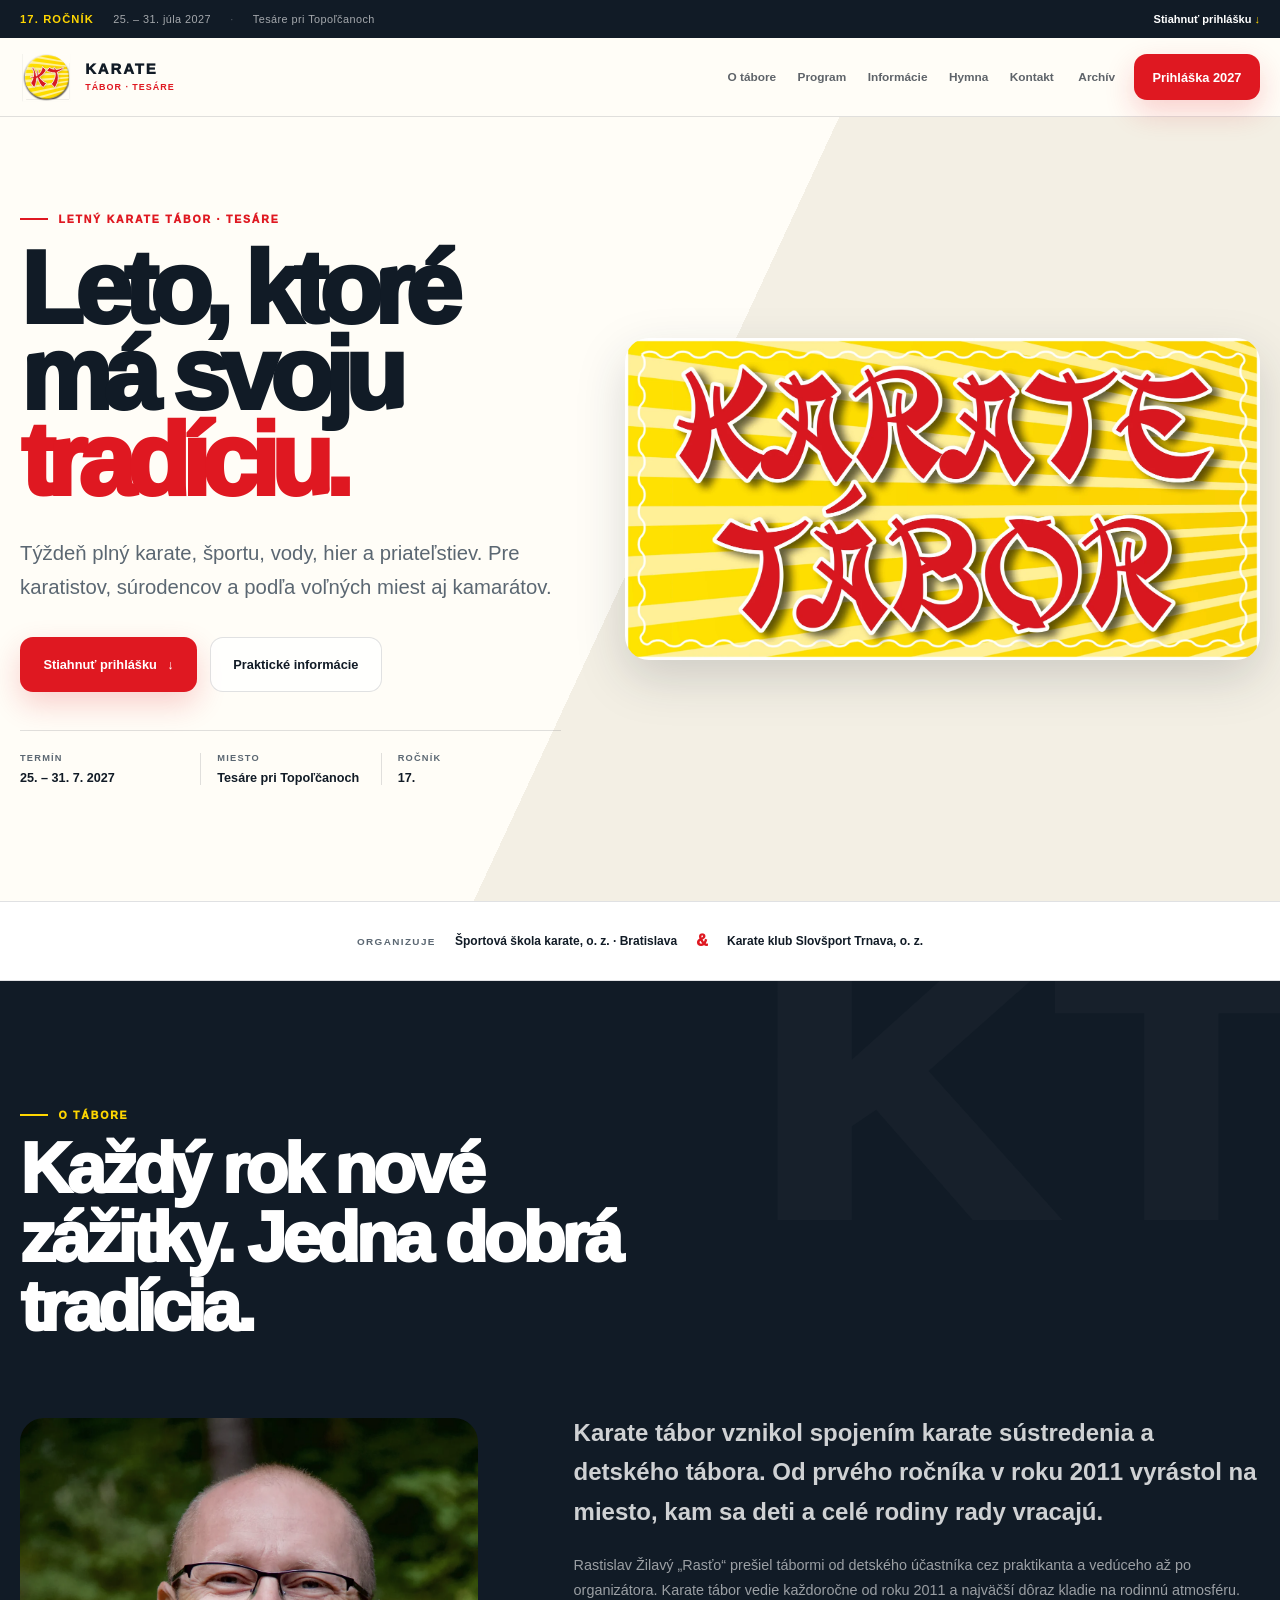
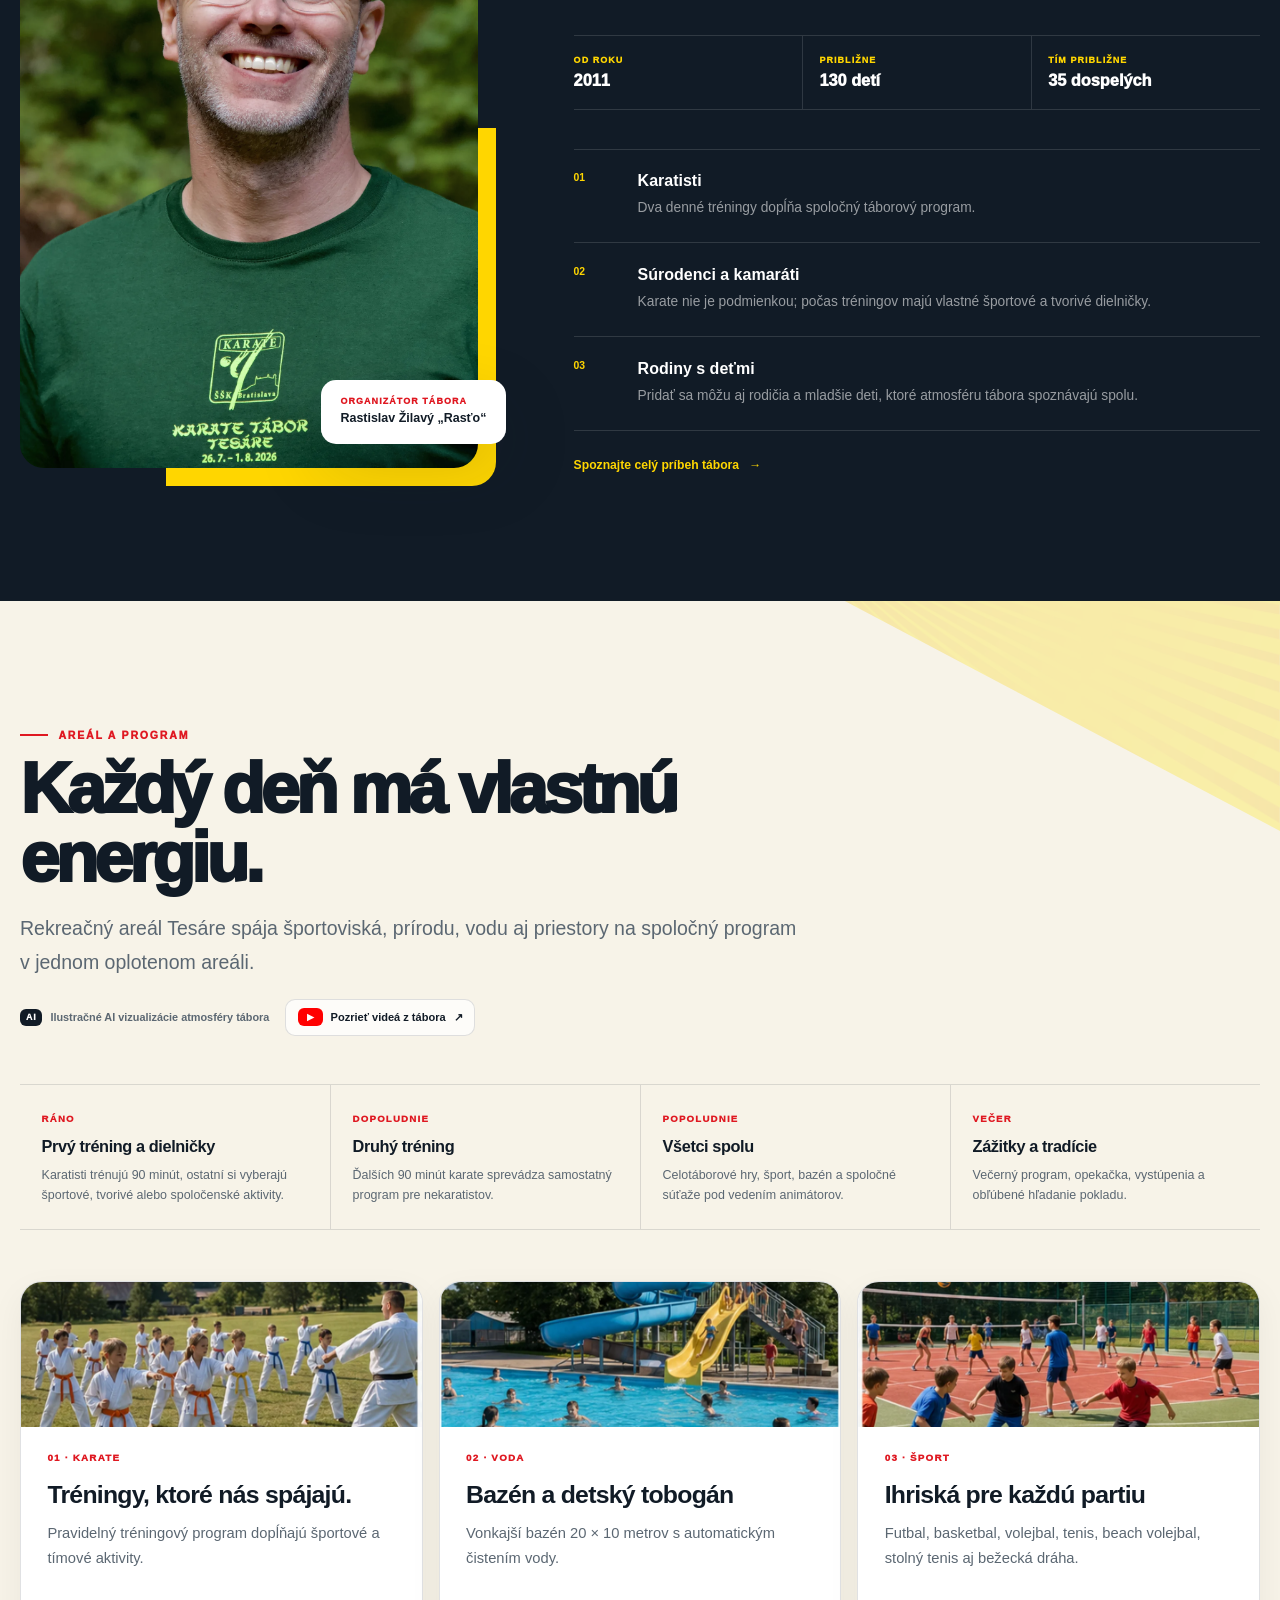
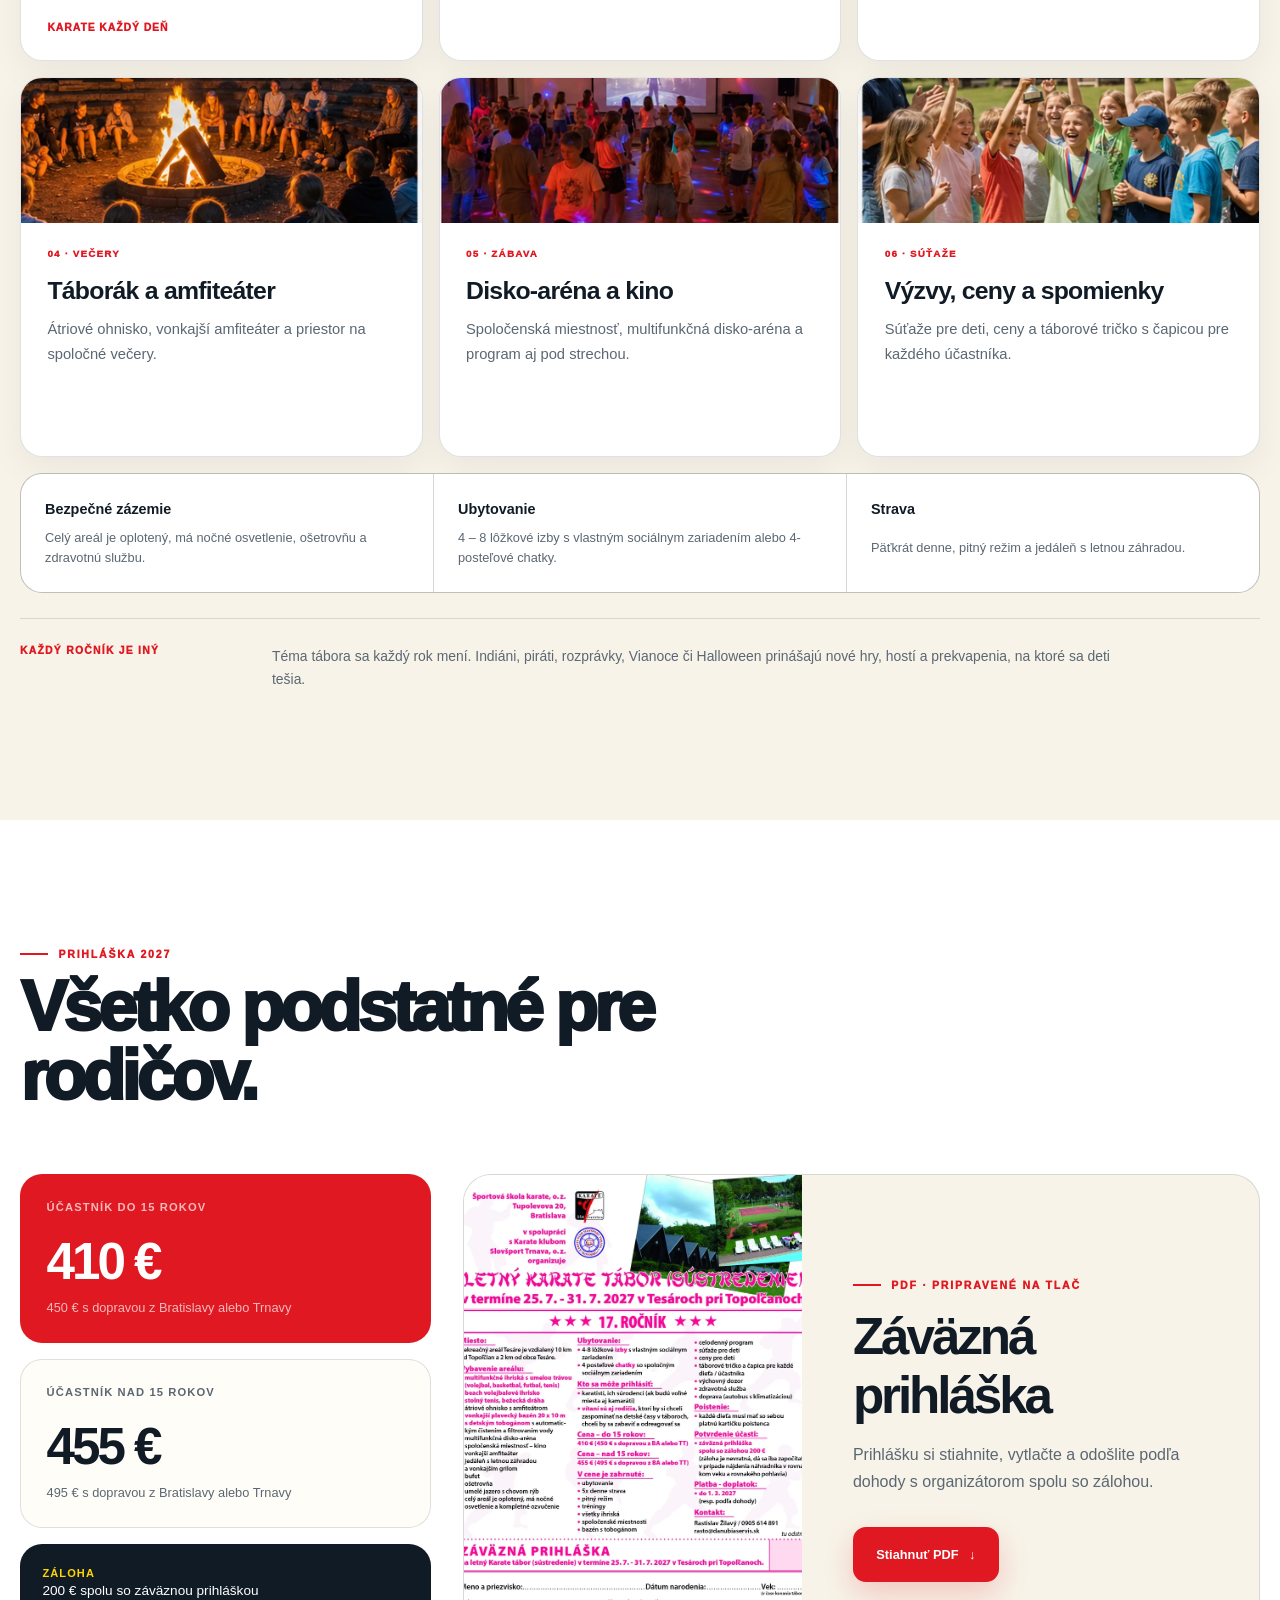
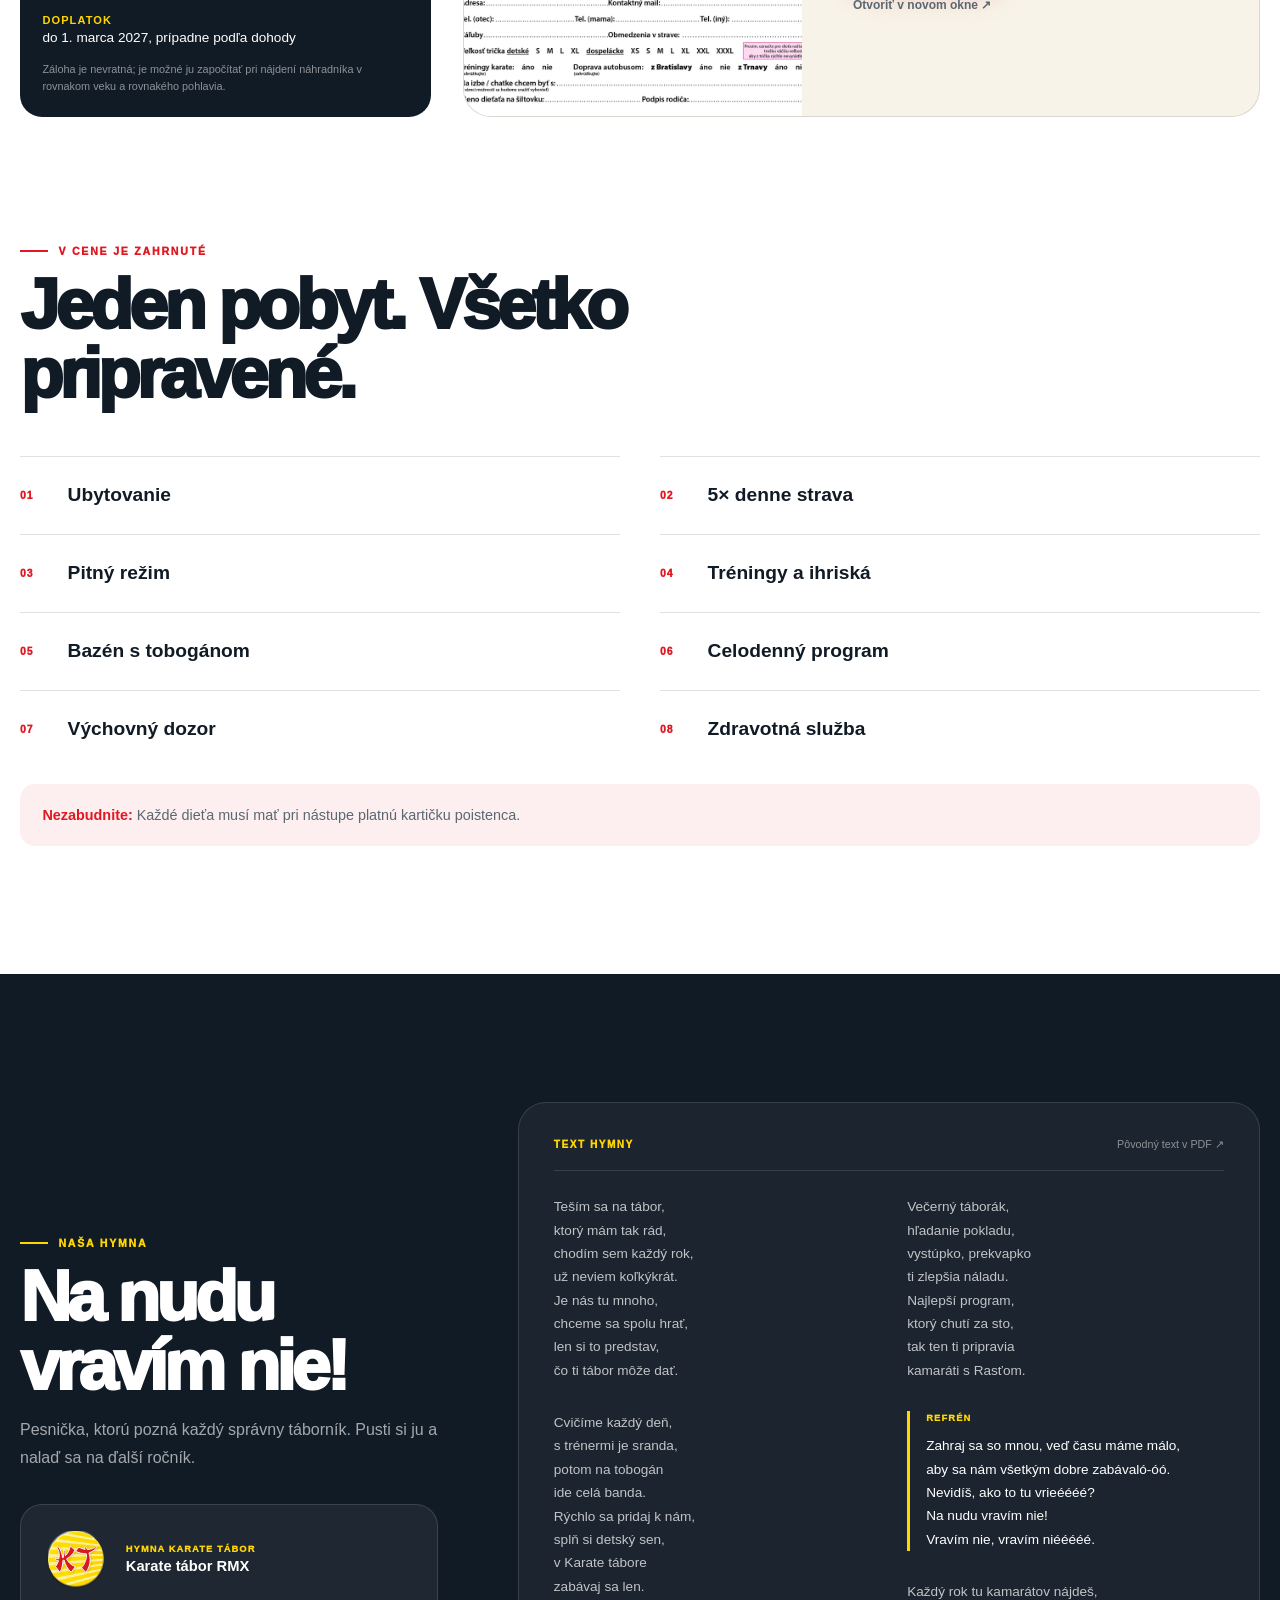
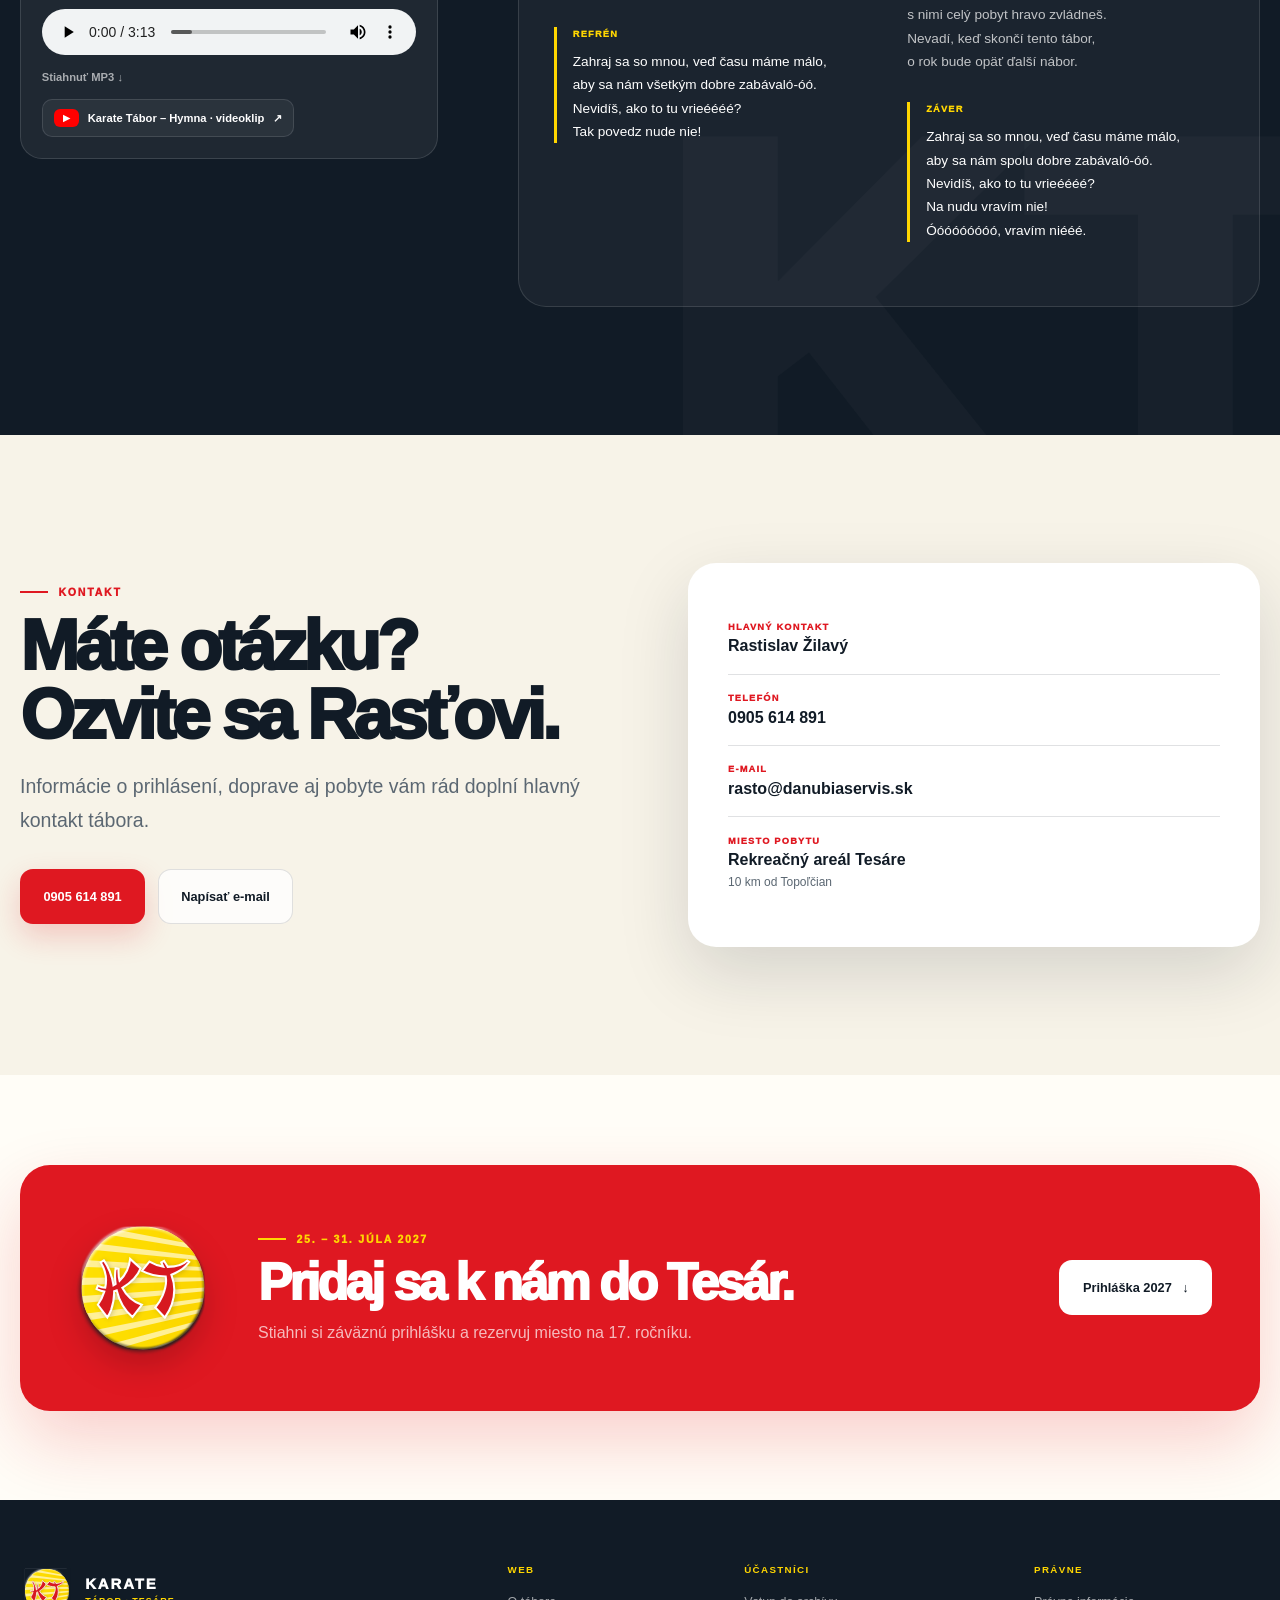
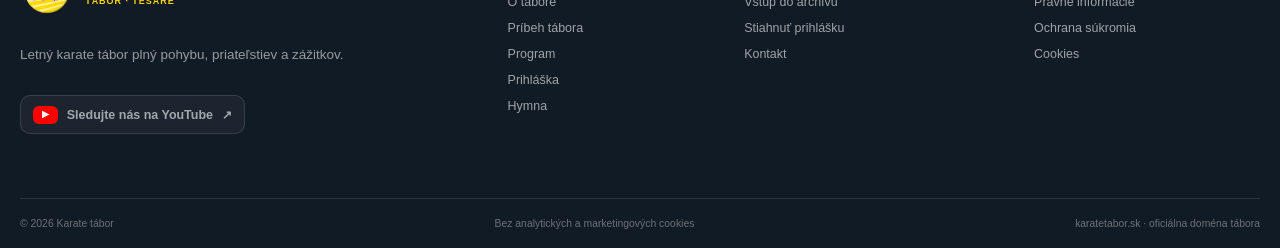
<file: index.html>
<!doctype html>
<html lang="sk">
<head>
  <meta charset="utf-8">
  <meta name="viewport" content="width=device-width, initial-scale=1">
  <title>Karate tábor Tesáre 2027 | 17. ročník</title>
  <meta name="description" content="Letný Karate tábor v Tesároch pri Topoľčanoch. 17. ročník sa uskutoční 25. – 31. júla 2027. Karate, šport, bazén a táborové zážitky.">
  <meta name="theme-color" content="#ffd600">
  <link rel="canonical" href="https://karatetabor.sk/">
  <link rel="icon" href="assets/brand/kt-logo.svg" type="image/svg+xml">
  <link rel="apple-touch-icon" href="assets/images/kt-logo.jpg">
  <meta property="og:type" content="website">
  <meta property="og:locale" content="sk_SK">
  <meta property="og:url" content="https://karatetabor.sk/">
  <meta property="og:title" content="Karate tábor Tesáre 2027 | 17. ročník">
  <meta property="og:description" content="Týždeň karate, pohybu, priateľstiev a zážitkov. 25. – 31. júla 2027 v Tesároch pri Topoľčanoch.">
  <meta property="og:image" content="https://karatetabor.sk/assets/images/banner-karate-tabor.webp">
  <link rel="preload" href="assets/images/banner-karate-tabor.webp" as="image" type="image/webp">
  <link rel="stylesheet" href="style.css">
  <script src="script.js" defer></script>
</head>
<body>
  <a class="skip-link" href="#obsah">Preskočiť na obsah</a>

  <div class="topline">
    <div class="container topline-inner">
      <p><strong>17. ročník</strong><span>25. – 31. júla 2027</span><span>Tesáre pri Topoľčanoch</span></p>
      <a href="assets/documents/prihlaska-2027.pdf" download>Stiahnuť prihlášku <span aria-hidden="true">↓</span></a>
    </div>
  </div>

  <header class="site-header">
    <div class="container header-inner">
      <a class="brand" href="#domov" aria-label="Karate tábor – domov">
        <img src="assets/brand/kt-logo.svg" width="58" height="58" alt="">
        <span><strong>KARATE</strong><small>TÁBOR · TESÁRE</small></span>
      </a>
      <button class="menu-button" type="button" aria-expanded="false" aria-controls="navigation" aria-label="Otvoriť menu"><span></span><span></span><span></span></button>
      <nav id="navigation" class="navigation" aria-label="Hlavná navigácia">
        <a href="#o-tabore">O tábore</a><a href="#program">Program</a><a href="#informacie">Informácie</a><a href="#hymna">Hymna</a><a href="#kontakt">Kontakt</a><a class="nav-archive" href="archive.html">Archív</a>
        <a class="button button-primary nav-cta" href="assets/documents/prihlaska-2027.pdf" download>Prihláška 2027</a>
      </nav>
    </div>
  </header>

  <main id="obsah">
    <section id="domov" class="hero section-anchor">
      <div class="container hero-grid">
        <div class="hero-copy reveal">
          <p class="eyebrow"><span></span>Letný karate tábor · Tesáre</p>
          <h1>Leto, ktoré má svoju <em>tradíciu.</em></h1>
          <p class="hero-lead">Týždeň plný karate, športu, vody, hier a priateľstiev. Pre karatistov, súrodencov a podľa voľných miest aj kamarátov.</p>
          <div class="button-row">
            <a class="button button-primary button-large" href="assets/documents/prihlaska-2027.pdf" download>Stiahnuť prihlášku <span aria-hidden="true">↓</span></a>
            <a class="button button-secondary button-large" href="#informacie">Praktické informácie</a>
          </div>
          <dl class="hero-facts" aria-label="Základné informácie o tábore">
            <div><dt>Termín</dt><dd>25. – 31. 7. 2027</dd></div><div><dt>Miesto</dt><dd>Tesáre pri Topoľčanoch</dd></div><div><dt>Ročník</dt><dd>17.</dd></div>
          </dl>
        </div>
        <div class="hero-visual reveal">
          <img class="hero-wordmark" src="assets/images/banner-karate-tabor.webp" width="1800" height="913" alt="Karate tábor">
        </div>
      </div>
    </section>

    <section class="organizers" aria-label="Organizátori">
      <div class="container organizers-inner"><p>Organizuje</p><strong>Športová škola karate, o. z. · Bratislava</strong><span aria-hidden="true">&amp;</span><strong>Karate klub Slovšport Trnava, o. z.</strong></div>
    </section>

    <section id="o-tabore" class="section about-section section-anchor">
      <div class="container">
        <div class="split-heading reveal">
          <div><p class="eyebrow eyebrow-light"><span></span>O tábore</p><h2>Každý rok nové zážitky. Jedna dobrá tradícia.</h2></div>
        </div>
        <div class="about-grid">
          <figure class="portrait-card reveal">
            <img src="assets/images/organizer-portrait.webp" width="853" height="1280" alt="Rastislav Žilavý, organizátor Karate tábora">
            <figcaption><span>Organizátor tábora</span><strong>Rastislav Žilavý „Rasťo“</strong></figcaption>
          </figure>
          <div class="about-copy reveal">
            <p class="big-copy">Karate tábor vznikol spojením karate sústredenia a detského tábora. Od prvého ročníka v roku 2011 vyrástol na miesto, kam sa deti a celé rodiny rady vracajú.</p>
            <p class="about-leader">Rastislav Žilavý „Rasťo“ prešiel tábormi od detského účastníka cez praktikanta a vedúceho až po organizátora. Karate tábor vedie každoročne od roku 2011 a najväčší dôraz kladie na rodinnú atmosféru.</p>
            <dl class="about-stats" aria-label="Karate tábor v číslach"><div><dt>Od roku</dt><dd>2011</dd></div><div><dt>Približne</dt><dd>130 detí</dd></div><div><dt>Tím približne</dt><dd>35 dospelých</dd></div></dl>
            <div class="about-points">
              <article><b>01</b><div><h3>Karatisti</h3><p>Dva denné tréningy dopĺňa spoločný táborový program.</p></div></article>
              <article><b>02</b><div><h3>Súrodenci a kamaráti</h3><p>Karate nie je podmienkou; počas tréningov majú vlastné športové a tvorivé dielničky.</p></div></article>
              <article><b>03</b><div><h3>Rodiny s deťmi</h3><p>Pridať sa môžu aj rodičia a mladšie deti, ktoré atmosféru tábora spoznávajú spolu.</p></div></article>
            </div>
            <a class="story-link" href="o-tabore.html">Spoznajte celý príbeh tábora <span aria-hidden="true">→</span></a>
          </div>
        </div>
      </div>
    </section>

    <section id="program" class="section program-section section-anchor">
      <div class="container">
        <div class="section-heading reveal"><p class="eyebrow"><span></span>Areál a program</p><h2>Každý deň má vlastnú energiu.</h2><p class="lead">Rekreačný areál Tesáre spája športoviská, prírodu, vodu aj priestory na spoločný program v jednom oplotenom areáli.</p><div class="program-meta"><p class="ai-note">Ilustračné AI vizualizácie atmosféry tábora</p><a class="program-youtube" href="https://www.youtube.com/@karatetabor" target="_blank" rel="noopener noreferrer"><span class="youtube-mark" aria-hidden="true">▶</span>Pozrieť videá z tábora <span aria-hidden="true">↗</span></a></div></div>
        <div class="day-flow reveal" aria-label="Priebeh bežného dňa v tábore">
          <article><span>Ráno</span><h3>Prvý tréning a dielničky</h3><p>Karatisti trénujú 90 minút, ostatní si vyberajú športové, tvorivé alebo spoločenské aktivity.</p></article>
          <article><span>Dopoludnie</span><h3>Druhý tréning</h3><p>Ďalších 90 minút karate sprevádza samostatný program pre nekaratistov.</p></article>
          <article><span>Popoludnie</span><h3>Všetci spolu</h3><p>Celotáborové hry, šport, bazén a spoločné súťaže pod vedením animátorov.</p></article>
          <article><span>Večer</span><h3>Zážitky a tradície</h3><p>Večerný program, opekačka, vystúpenia a obľúbené hľadanie pokladu.</p></article>
        </div>
        <div class="experience-grid">
          <article class="experience reveal"><img class="experience-photo" src="assets/images/program/program-1.webp" width="900" height="900" alt="Ilustračná AI vizualizácia tréningu karate" loading="lazy"><div class="experience-copy"><small>01 · KARATE</small><h3>Tréningy, ktoré nás spájajú.</h3><p>Pravidelný tréningový program dopĺňajú športové a tímové aktivity.</p><span>Karate každý deň</span></div></article>
          <article class="experience reveal"><img class="experience-photo" src="assets/images/program/program-2.webp" width="900" height="900" alt="Ilustračná AI vizualizácia bazéna a tobogánu" loading="lazy"><div class="experience-copy"><small>02 · VODA</small><h3>Bazén a detský tobogán</h3><p>Vonkajší bazén 20 × 10 metrov s automatickým čistením vody.</p></div></article>
          <article class="experience reveal"><img class="experience-photo" src="assets/images/program/program-3.webp" width="900" height="900" alt="Ilustračná AI vizualizácia športových ihrísk" loading="lazy"><div class="experience-copy"><small>03 · ŠPORT</small><h3>Ihriská pre každú partiu</h3><p>Futbal, basketbal, volejbal, tenis, beach volejbal, stolný tenis aj bežecká dráha.</p></div></article>
          <article class="experience reveal"><img class="experience-photo" src="assets/images/program/program-4.webp" width="900" height="900" alt="Ilustračná AI vizualizácia táboráka v amfiteátri" loading="lazy"><div class="experience-copy"><small>04 · VEČERY</small><h3>Táborák a amfiteáter</h3><p>Átriové ohnisko, vonkajší amfiteáter a priestor na spoločné večery.</p></div></article>
          <article class="experience reveal"><img class="experience-photo" src="assets/images/program/program-5.webp" width="900" height="900" alt="Ilustračná AI vizualizácia večerného programu" loading="lazy"><div class="experience-copy"><small>05 · ZÁBAVA</small><h3>Disko-aréna a kino</h3><p>Spoločenská miestnosť, multifunkčná disko-aréna a program aj pod strechou.</p></div></article>
          <article class="experience reveal"><img class="experience-photo" src="assets/images/program/program-6.webp" width="900" height="900" alt="Ilustračná AI vizualizácia táborovej súťaže a ocenenia" loading="lazy"><div class="experience-copy"><small>06 · SÚŤAŽE</small><h3>Výzvy, ceny a spomienky</h3><p>Súťaže pre deti, ceny a táborové tričko s čapicou pre každého účastníka.</p></div></article>
        </div>
        <div class="safety-strip reveal">
          <p><strong>Bezpečné zázemie</strong>Celý areál je oplotený, má nočné osvetlenie, ošetrovňu a zdravotnú službu.</p>
          <p><strong>Ubytovanie</strong>4 – 8 lôžkové izby s vlastným sociálnym zariadením alebo 4-posteľové chatky.</p>
          <p><strong>Strava</strong>Päťkrát denne, pitný režim a jedáleň s letnou záhradou.</p>
        </div>
        <div class="program-theme reveal"><span>Každý ročník je iný</span><p>Téma tábora sa každý rok mení. Indiáni, piráti, rozprávky, Vianoce či Halloween prinášajú nové hry, hostí a prekvapenia, na ktoré sa deti tešia.</p></div>
      </div>
    </section>

    <section id="informacie" class="section info-section section-anchor">
      <div class="container">
        <div class="split-heading dark-text reveal">
          <div><p class="eyebrow"><span></span>Prihláška 2027</p><h2>Všetko podstatné pre rodičov.</h2></div>
        </div>
        <div class="registration-grid">
          <div class="pricing-column reveal">
            <article class="price-card price-primary"><p>Účastník do 15 rokov</p><h3>410 €</h3><span>450 € s dopravou z Bratislavy alebo Trnavy</span></article>
            <article class="price-card"><p>Účastník nad 15 rokov</p><h3>455 €</h3><span>495 € s dopravou z Bratislavy alebo Trnavy</span></article>
            <div class="payment-card"><p><strong>Záloha</strong><span>200 € spolu so záväznou prihláškou</span></p><p><strong>Doplatok</strong><span>do 1. marca 2027, prípadne podľa dohody</span></p><small>Záloha je nevratná; je možné ju započítať pri nájdení náhradníka v rovnakom veku a rovnakého pohlavia.</small></div>
          </div>
          <article class="application-card reveal">
            <div class="application-preview"><img src="assets/images/prihlaska-2027.webp" width="637" height="900" alt="Náhľad záväznej prihlášky na Karate tábor 2027" loading="lazy"></div>
            <div class="application-copy"><p class="eyebrow"><span></span>PDF · pripravené na tlač</p><h3>Záväzná prihláška</h3><p>Prihlášku si stiahnite, vytlačte a odošlite podľa dohody s organizátorom spolu so zálohou.</p><a class="button button-primary button-large" href="assets/documents/prihlaska-2027.pdf" download>Stiahnuť PDF <span aria-hidden="true">↓</span></a><a class="text-link" href="assets/documents/prihlaska-2027.pdf" target="_blank" rel="noopener">Otvoriť v novom okne ↗</a></div>
          </article>
        </div>
        <div class="included-wrap">
          <div class="section-heading reveal"><p class="eyebrow"><span></span>V cene je zahrnuté</p><h2>Jeden pobyt. Všetko pripravené.</h2></div>
          <ul class="included-list included-list-static reveal"><li><span>01</span>Ubytovanie</li><li><span>02</span>5× denne strava</li><li><span>03</span>Pitný režim</li><li><span>04</span>Tréningy a ihriská</li><li><span>05</span>Bazén s tobogánom</li><li><span>06</span>Celodenný program</li><li><span>07</span>Výchovný dozor</li><li><span>08</span>Zdravotná služba</li></ul>
          <p class="insurance-note reveal"><strong>Nezabudnite:</strong> Každé dieťa musí mať pri nástupe platnú kartičku poistenca.</p>
        </div>
      </div>
    </section>

    <section id="hymna" class="section anthem-section section-anchor">
      <div class="container anthem-grid">
        <div class="anthem-side reveal">
          <p class="eyebrow eyebrow-light"><span></span>Naša hymna</p><h2>Na nudu vravím nie!</h2><p>Pesnička, ktorú pozná každý správny táborník. Pusti si ju a nalaď sa na ďalší ročník.</p>
          <div class="audio-card"><div class="audio-head"><img src="assets/brand/kt-logo.svg" width="76" height="76" alt=""><div><small>HYMNA KARATE TÁBOR</small><strong>Karate tábor RMX</strong></div></div><audio controls preload="metadata"><source src="assets/audio/hymna-karate-tabor.mp3" type="audio/mpeg">Váš prehliadač nepodporuje prehrávanie zvuku.</audio><a href="assets/audio/hymna-karate-tabor.mp3" download>Stiahnuť MP3 <span aria-hidden="true">↓</span></a><a class="anthem-youtube" href="https://www.youtube.com/watch?v=_6rYFByLKfc" target="_blank" rel="noopener noreferrer"><span class="youtube-mark" aria-hidden="true">▶</span>Karate Tábor – Hymna · videoklip <span aria-hidden="true">↗</span></a></div>
        </div>
        <div class="lyrics reveal" aria-label="Text hymny Karate tábor">
          <div class="lyrics-heading"><span>TEXT HYMNY</span><a href="assets/documents/hymna-text.pdf" target="_blank" rel="noopener">Pôvodný text v PDF ↗</a></div>
          <div class="lyrics-columns">
            <div>
              <p>Teším sa na tábor,<br>ktorý mám tak rád,<br>chodím sem každý rok,<br>už neviem koľkýkrát.<br>Je nás tu mnoho,<br>chceme sa spolu hrať,<br>len si to predstav,<br>čo ti tábor môže dať.</p>
              <p>Cvičíme každý deň,<br>s trénermi je sranda,<br>potom na tobogán<br>ide celá banda.<br>Rýchlo sa pridaj k nám,<br>splň si detský sen,<br>v Karate tábore<br>zabávaj sa len.</p>
              <p class="refrain"><small>REFRÉN</small>Zahraj sa so mnou, veď času máme málo,<br>aby sa nám všetkým dobre zabávaló-óó.<br>Nevidíš, ako to tu vrieéééé?<br>Tak povedz nude nie!</p>
            </div>
            <div>
              <p>Večerný táborák,<br>hľadanie pokladu,<br>vystúpko, prekvapko<br>ti zlepšia náladu.<br>Najlepší program,<br>ktorý chutí za sto,<br>tak ten ti pripravia<br>kamaráti s Rasťom.</p>
              <p class="refrain"><small>REFRÉN</small>Zahraj sa so mnou, veď času máme málo,<br>aby sa nám všetkým dobre zabávaló-óó.<br>Nevidíš, ako to tu vrieéééé?<br>Na nudu vravím nie!<br>Vravím nie, vravím niééééé.</p>
              <p>Každý rok tu kamarátov nájdeš,<br>s nimi celý pobyt hravo zvládneš.<br>Nevadí, keď skončí tento tábor,<br>o rok bude opäť ďalší nábor.</p>
              <p class="refrain"><small>ZÁVER</small>Zahraj sa so mnou, veď času máme málo,<br>aby sa nám spolu dobre zabávaló-óó.<br>Nevidíš, ako to tu vrieéééé?<br>Na nudu vravím nie!<br>Óóóóóóóóó, vravím niééé.</p>
            </div>
          </div>
        </div>
      </div>
    </section>

    <section id="kontakt" class="section contact-section section-anchor">
      <div class="container contact-grid">
        <div class="contact-copy reveal"><p class="eyebrow"><span></span>Kontakt</p><h2>Máte otázku? Ozvite sa Rasťovi.</h2><p class="lead">Informácie o prihlásení, doprave aj pobyte vám rád doplní hlavný kontakt tábora.</p><div class="contact-actions"><a class="button button-primary button-large" href="tel:+421905614891">0905 614 891</a><a class="button button-secondary button-large" href="mailto:rasto@danubiaservis.sk">Napísať e-mail</a></div></div>
        <address class="contact-card reveal"><div><small>HLAVNÝ KONTAKT</small><strong>Rastislav Žilavý</strong></div><a href="tel:+421905614891"><small>TELEFÓN</small><strong>0905 614 891</strong></a><a href="mailto:rasto@danubiaservis.sk"><small>E-MAIL</small><strong>rasto@danubiaservis.sk</strong></a><div><small>MIESTO POBYTU</small><strong>Rekreačný areál Tesáre</strong><span>10 km od Topoľčian</span></div></address>
      </div>
    </section>

    <section class="final-cta"><div class="container final-card reveal"><img src="assets/brand/kt-logo.svg" width="150" height="150" alt="" loading="lazy"><div><p class="eyebrow eyebrow-light"><span></span>25. – 31. júla 2027</p><h2>Pridaj sa k nám do Tesár.</h2><p>Stiahni si záväznú prihlášku a rezervuj miesto na 17. ročníku.</p></div><a class="button button-light button-large" href="assets/documents/prihlaska-2027.pdf" download>Prihláška 2027 <span aria-hidden="true">↓</span></a></div></section>
  </main>

  <footer class="footer">
    <div class="container footer-grid">
      <div class="footer-brand"><a class="brand brand-light" href="#domov"><img src="assets/brand/kt-logo.svg" width="66" height="66" alt=""><span><strong>KARATE</strong><small>TÁBOR · TESÁRE</small></span></a><p>Letný karate tábor plný pohybu, priateľstiev a zážitkov.</p><a class="footer-social" href="https://www.youtube.com/@karatetabor" target="_blank" rel="noopener noreferrer"><span class="youtube-mark" aria-hidden="true">▶</span>Sledujte nás na YouTube <span aria-hidden="true">↗</span></a></div>
      <div><h2>Web</h2><a href="#o-tabore">O tábore</a><a href="o-tabore.html">Príbeh tábora</a><a href="#program">Program</a><a href="#informacie">Prihláška</a><a href="#hymna">Hymna</a></div>
      <div><h2>Účastníci</h2><a href="archive.html">Vstup do archívu</a><a href="assets/documents/prihlaska-2027.pdf" download>Stiahnuť prihlášku</a><a href="mailto:rasto@danubiaservis.sk">Kontakt</a></div>
      <div><h2>Právne</h2><a href="pravne-informacie.html">Právne informácie</a><a href="ochrana-sukromia.html">Ochrana súkromia</a><a href="cookies.html">Cookies</a></div>
    </div>
    <div class="container footer-bottom"><span>© <span id="year">2026</span> Karate tábor</span><span>Bez analytických a marketingových cookies</span><span>karatetabor.sk · oficiálna doména tábora</span></div>
  </footer>
</body>
</html>
</file>
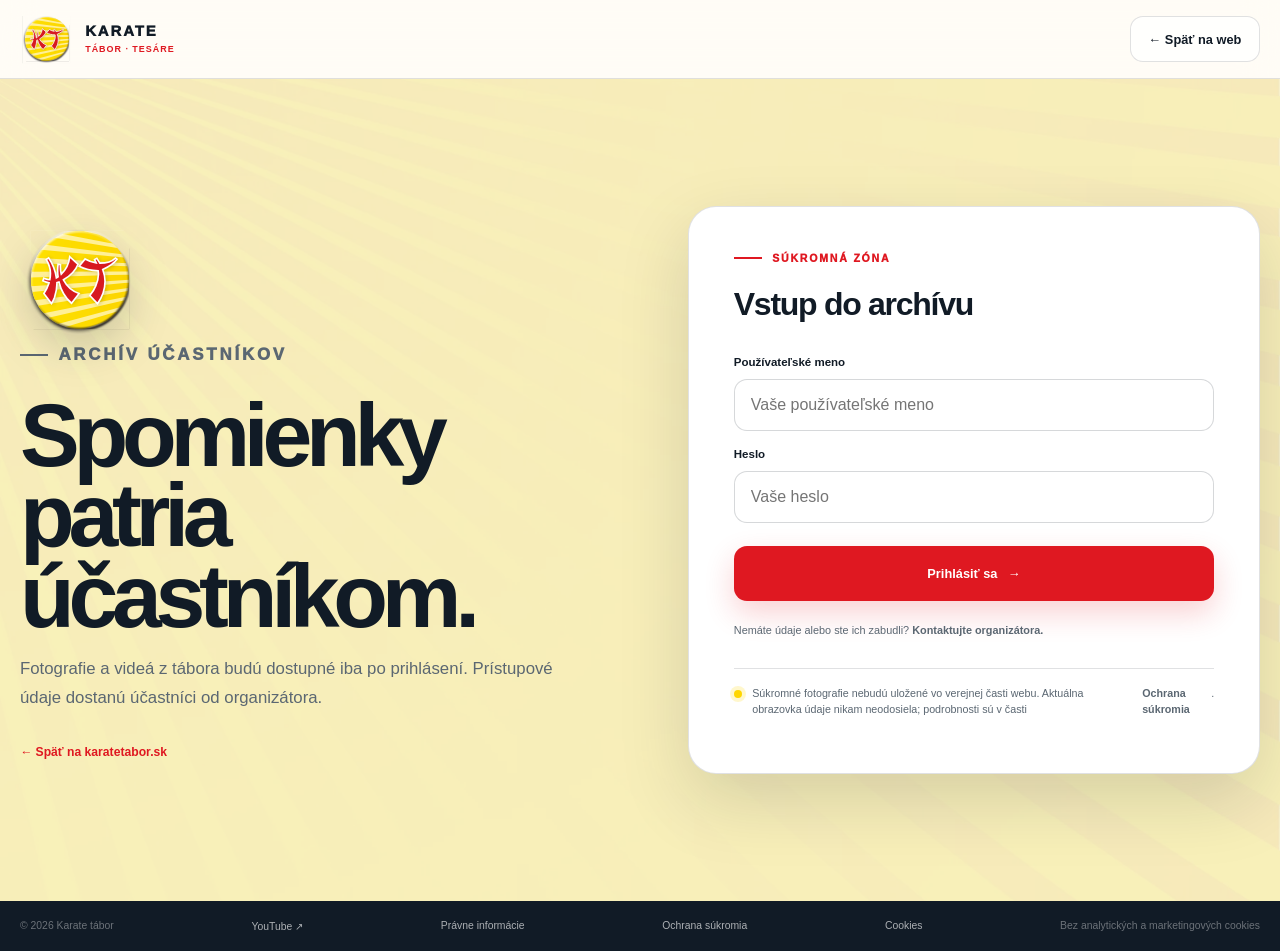
<file: archive.html>
<!doctype html>
<html lang="sk">
<head>
  <meta charset="utf-8"><meta name="viewport" content="width=device-width, initial-scale=1">
  <title>Archív účastníkov | Karate tábor</title>
  <meta name="description" content="Súkromný archív fotografií a videí pre účastníkov Karate tábora.">
  <meta name="robots" content="noindex, nofollow"><meta name="theme-color" content="#ffd600">
  <link rel="icon" href="assets/brand/kt-logo.svg" type="image/svg+xml"><link rel="stylesheet" href="style.css"><script src="script.js" defer></script>
</head>
<body class="archive-page">
  <a class="skip-link" href="#obsah">Preskočiť na obsah</a>
  <header class="site-header"><div class="container header-inner"><a class="brand" href="index.html" aria-label="Karate tábor – domov"><img src="assets/brand/kt-logo.svg" width="58" height="58" alt=""><span><strong>KARATE</strong><small>TÁBOR · TESÁRE</small></span></a><a class="button button-secondary" href="index.html">← Späť na web</a></div></header>
  <main id="obsah" class="archive-main">
    <div class="container archive-shell">
      <div class="archive-intro reveal"><img src="assets/brand/kt-logo.svg" width="120" height="120" alt="Logo KT"><p class="eyebrow"><span></span>Archív účastníkov</p><h1>Spomienky patria účastníkom.</h1><p>Fotografie a videá z tábora budú dostupné iba po prihlásení. Prístupové údaje dostanú účastníci od organizátora.</p><a class="archive-back" href="index.html">← Späť na karatetabor.sk</a></div>
      <form id="archive-form" class="login-card reveal" novalidate>
        <p class="eyebrow"><span></span>Súkromná zóna</p><h2>Vstup do archívu</h2>
        <label for="archive-name">Používateľské meno</label><input id="archive-name" name="username" type="text" autocomplete="username" required placeholder="Vaše používateľské meno">
        <label for="archive-password">Heslo</label><input id="archive-password" name="password" type="password" autocomplete="current-password" required minlength="6" placeholder="Vaše heslo">
        <button class="button button-primary button-large" type="submit">Prihlásiť sa <span aria-hidden="true">→</span></button>
        <p class="login-helper">Nemáte údaje alebo ste ich zabudli? <a href="mailto:rasto@danubiaservis.sk"><strong>Kontaktujte organizátora.</strong></a></p>
        <p id="archive-message" class="form-message" role="status" hidden></p>
        <p class="privacy-note">Súkromné fotografie nebudú uložené vo verejnej časti webu. Aktuálna obrazovka údaje nikam neodosiela; podrobnosti sú v časti <a href="ochrana-sukromia.html"><strong>Ochrana súkromia</strong></a>.</p>
      </form>
    </div>
  </main>
  <footer class="footer footer-compact"><div class="container footer-bottom"><span>© <span id="year">2026</span> Karate tábor</span><a href="https://www.youtube.com/@karatetabor" target="_blank" rel="noopener noreferrer">YouTube ↗</a><a href="pravne-informacie.html">Právne informácie</a><a href="ochrana-sukromia.html">Ochrana súkromia</a><a href="cookies.html">Cookies</a><span>Bez analytických a marketingových cookies</span></div></footer>
</body>
</html>
</file>
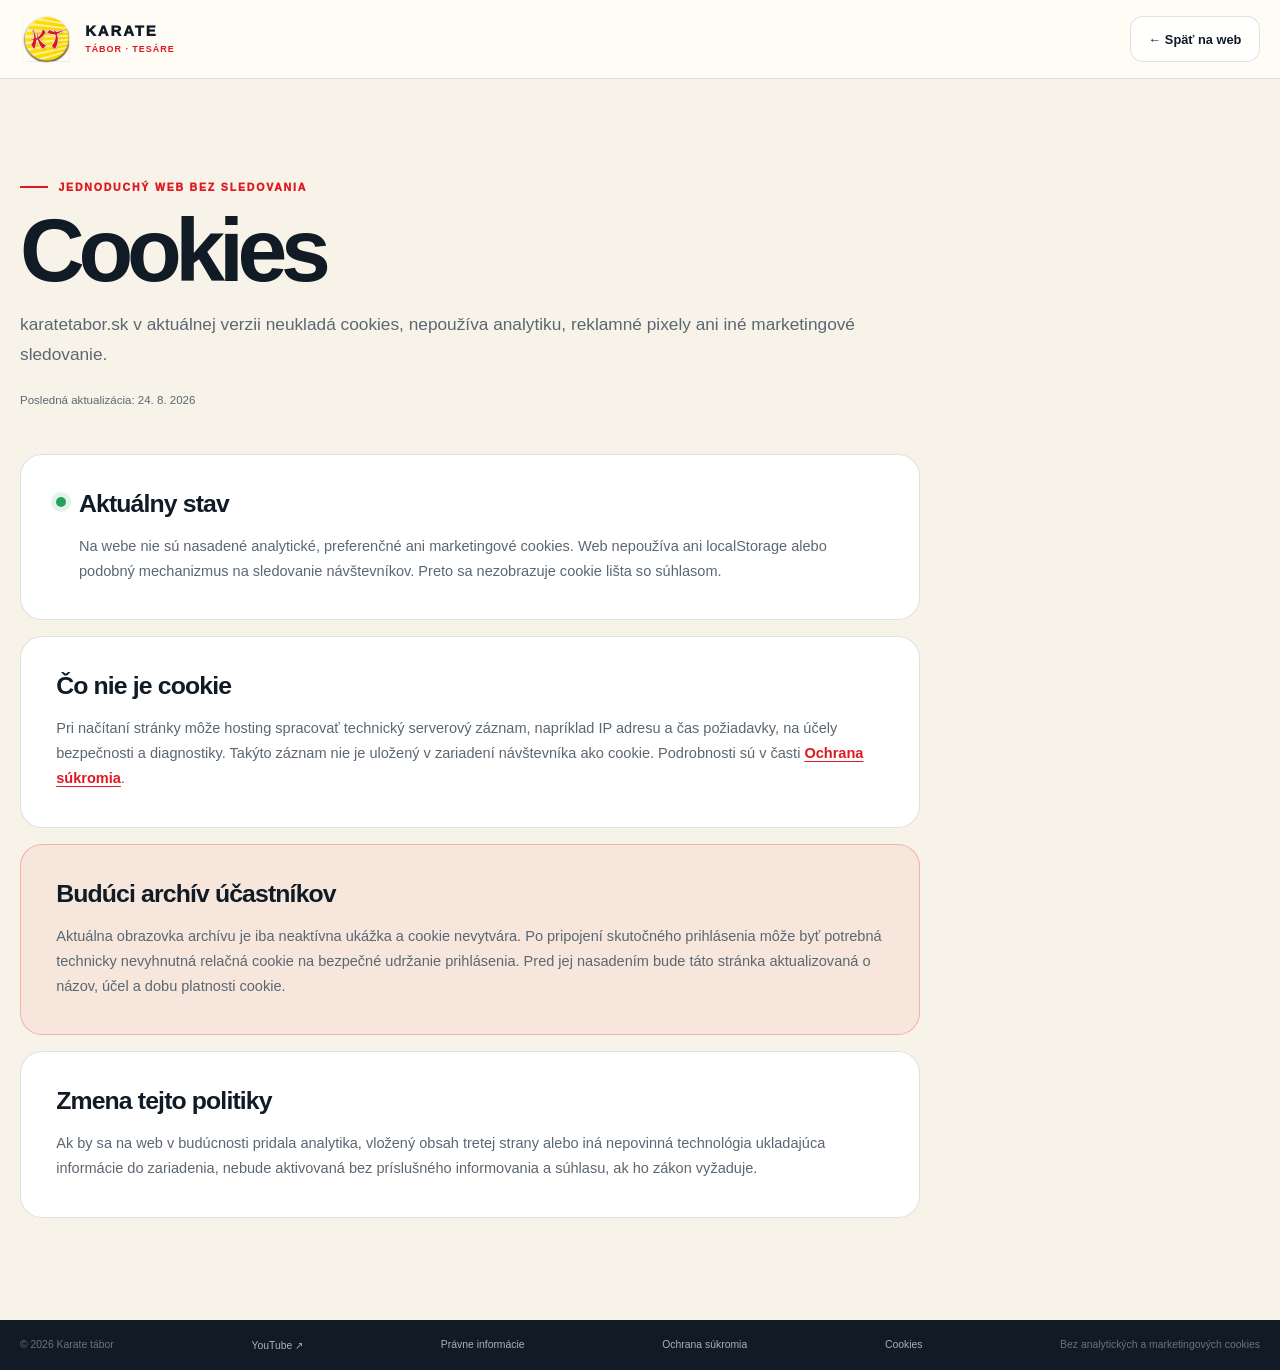
<file: cookies.html>
<!doctype html>
<html lang="sk">
<head>
  <meta charset="utf-8">
  <meta name="viewport" content="width=device-width, initial-scale=1">
  <title>Cookies | Karate tábor</title>
  <meta name="description" content="Informácia o cookies na webe karatetabor.sk. Web nepoužíva analytické ani marketingové cookies.">
  <meta name="theme-color" content="#ffd600">
  <link rel="canonical" href="https://karatetabor.sk/cookies.html">
  <link rel="icon" href="assets/brand/kt-logo.svg" type="image/svg+xml">
  <link rel="stylesheet" href="style.css">
  <script src="script.js" defer></script>
</head>
<body class="legal-page">
  <a class="skip-link" href="#obsah">Preskočiť na obsah</a>
  <header class="site-header"><div class="container header-inner"><a class="brand" href="index.html" aria-label="Karate tábor – domov"><img src="assets/brand/kt-logo.svg" width="58" height="58" alt=""><span><strong>KARATE</strong><small>TÁBOR · TESÁRE</small></span></a><a class="button button-secondary" href="index.html">← Späť na web</a></div></header>
  <main id="obsah" class="legal-main">
    <div class="container">
      <header class="legal-hero">
        <p class="eyebrow"><span></span>Jednoduchý web bez sledovania</p>
        <h1>Cookies</h1>
        <p>karatetabor.sk v aktuálnej verzii neukladá cookies, nepoužíva analytiku, reklamné pixely ani iné marketingové sledovanie.</p>
        <div class="legal-meta"><span>Posledná aktualizácia: 24. 8. 2026</span></div>
      </header>
      <div class="legal-article">
        <section class="legal-card legal-status">
          <div><h2>Aktuálny stav</h2><p>Na webe nie sú nasadené analytické, preferenčné ani marketingové cookies. Web nepoužíva ani localStorage alebo podobný mechanizmus na sledovanie návštevníkov. Preto sa nezobrazuje cookie lišta so súhlasom.</p></div>
        </section>
        <section class="legal-card">
          <h2>Čo nie je cookie</h2>
          <p>Pri načítaní stránky môže hosting spracovať technický serverový záznam, napríklad IP adresu a čas požiadavky, na účely bezpečnosti a diagnostiky. Takýto záznam nie je uložený v zariadení návštevníka ako cookie. Podrobnosti sú v časti <a href="ochrana-sukromia.html">Ochrana súkromia</a>.</p>
        </section>
        <section class="legal-card legal-callout">
          <h2>Budúci archív účastníkov</h2>
          <p>Aktuálna obrazovka archívu je iba neaktívna ukážka a cookie nevytvára. Po pripojení skutočného prihlásenia môže byť potrebná technicky nevyhnutná relačná cookie na bezpečné udržanie prihlásenia. Pred jej nasadením bude táto stránka aktualizovaná o názov, účel a dobu platnosti cookie.</p>
        </section>
        <section class="legal-card">
          <h2>Zmena tejto politiky</h2>
          <p>Ak by sa na web v budúcnosti pridala analytika, vložený obsah tretej strany alebo iná nepovinná technológia ukladajúca informácie do zariadenia, nebude aktivovaná bez príslušného informovania a súhlasu, ak ho zákon vyžaduje.</p>
        </section>
      </div>
    </div>
  </main>
  <footer class="footer footer-compact"><div class="container footer-bottom"><span>© <span id="year">2026</span> Karate tábor</span><a href="https://www.youtube.com/@karatetabor" target="_blank" rel="noopener noreferrer">YouTube ↗</a><a href="pravne-informacie.html">Právne informácie</a><a href="ochrana-sukromia.html">Ochrana súkromia</a><a href="cookies.html">Cookies</a><span>Bez analytických a marketingových cookies</span></div></footer>
</body>
</html>
</file>
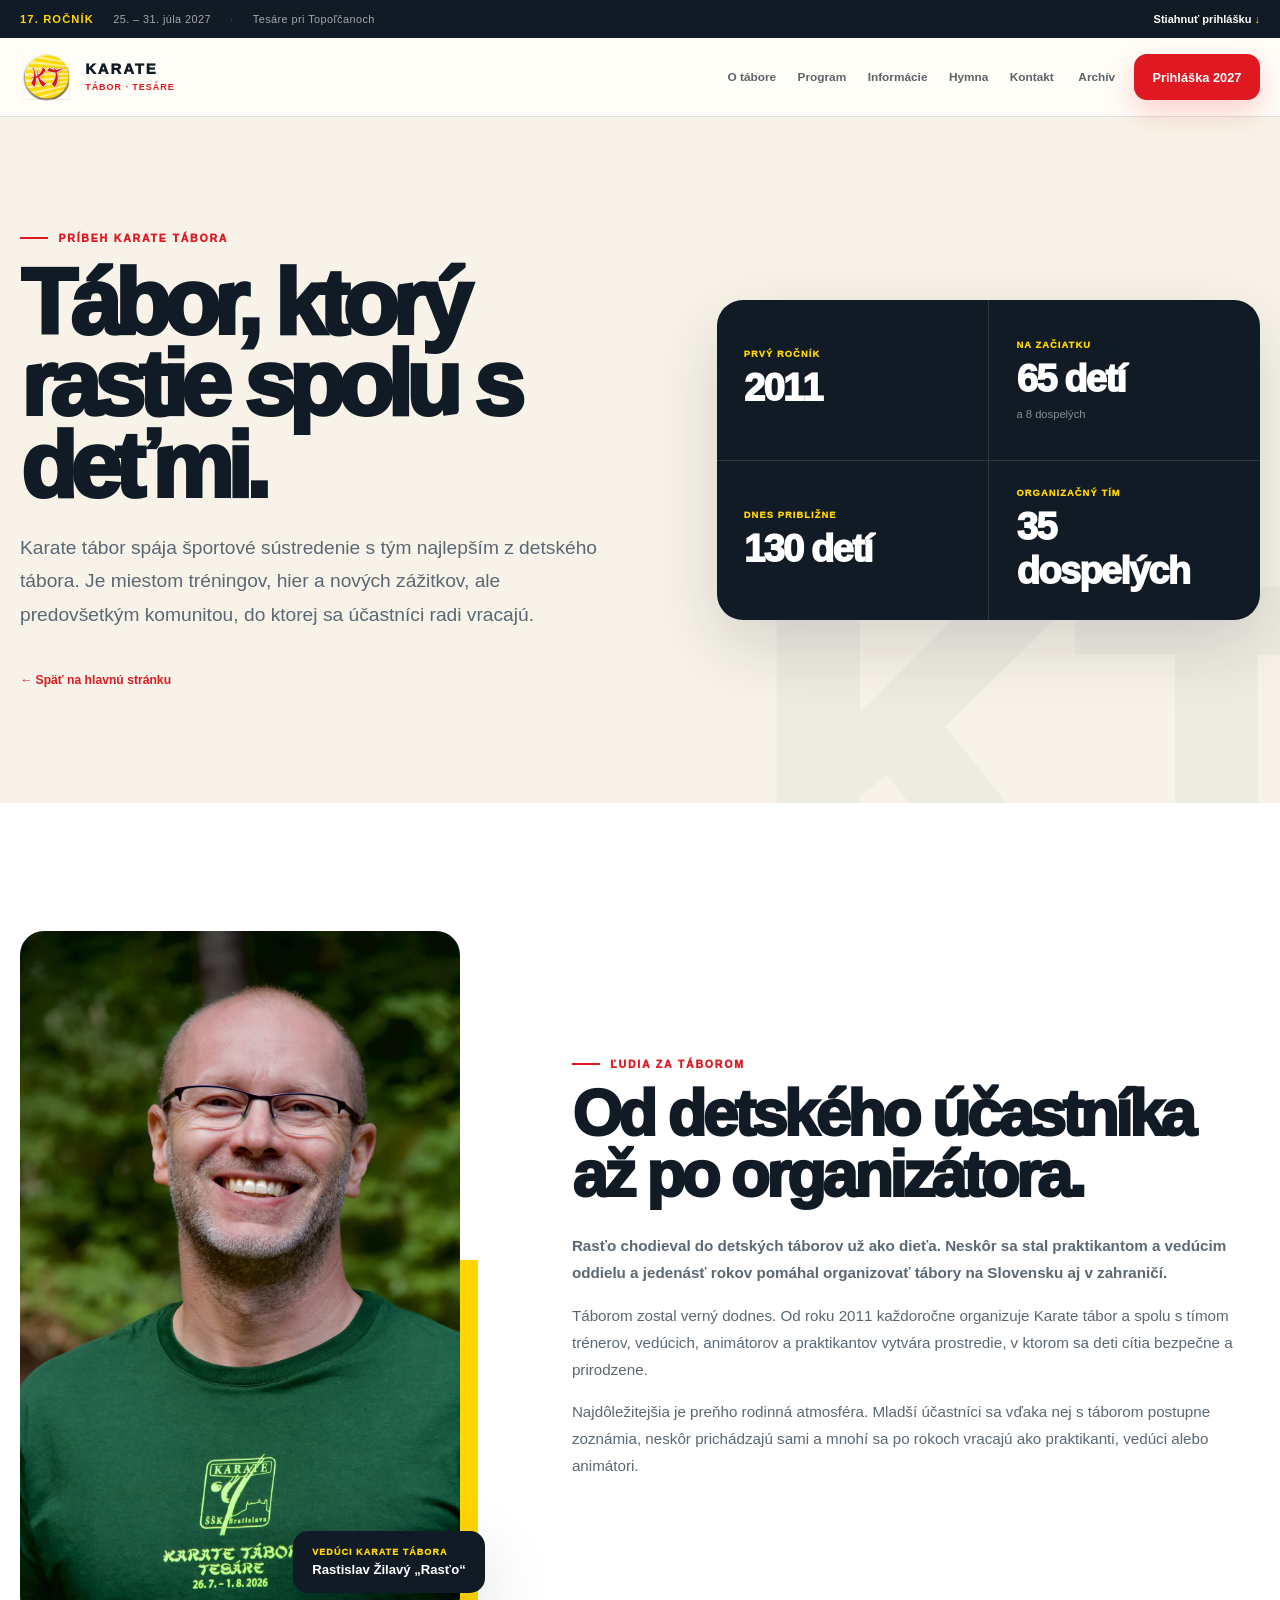
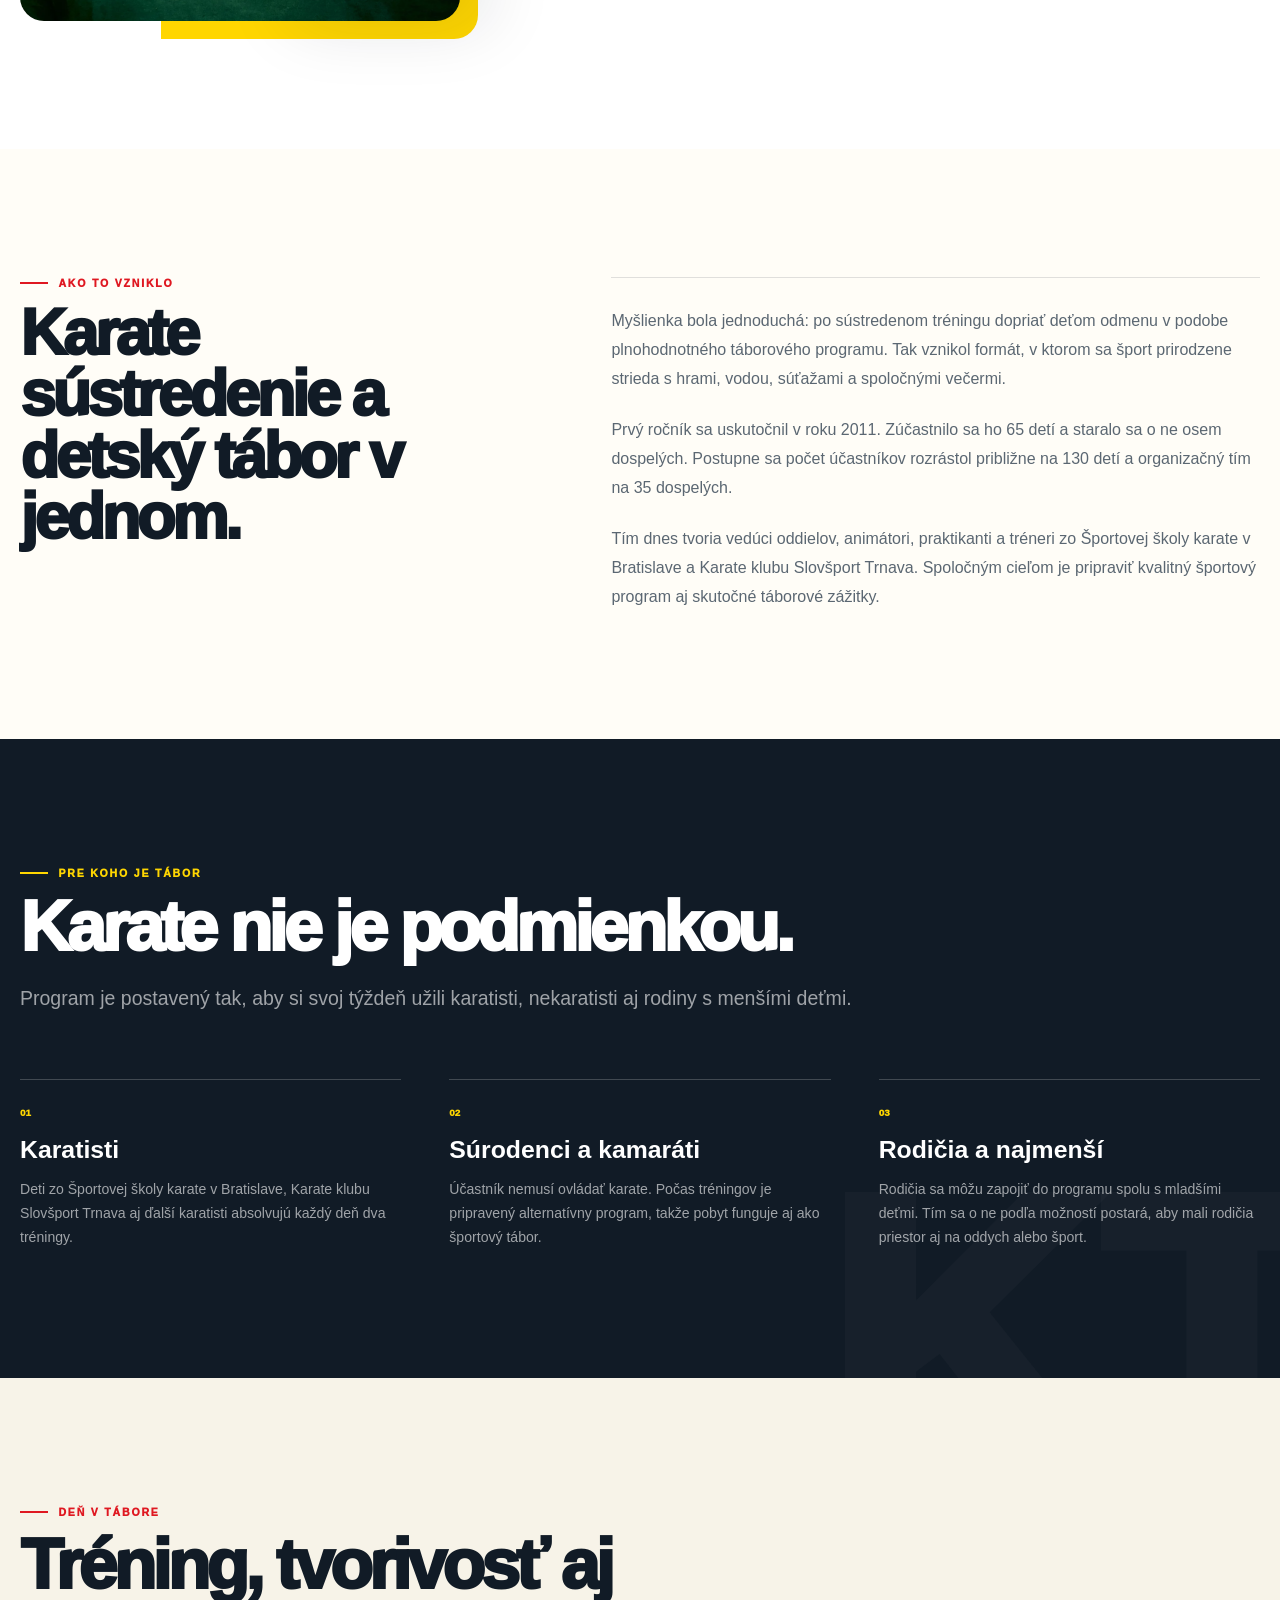
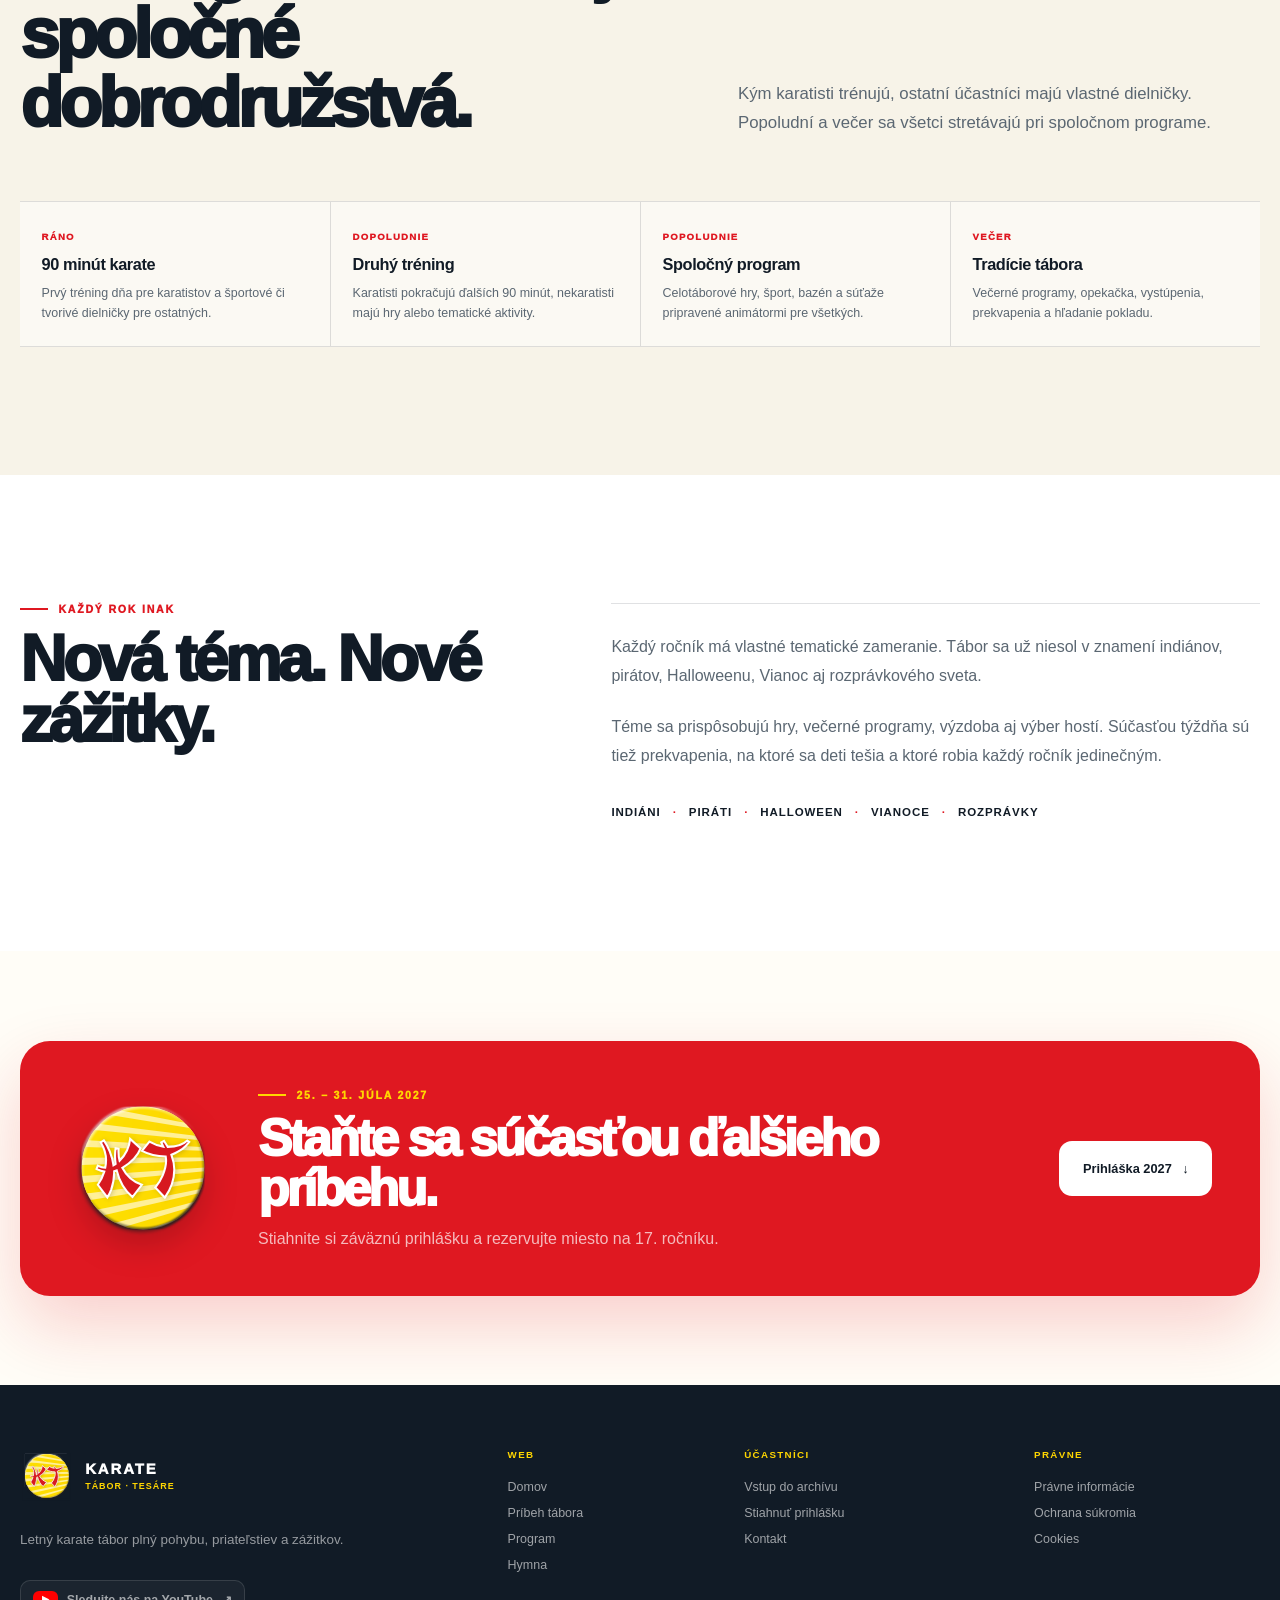
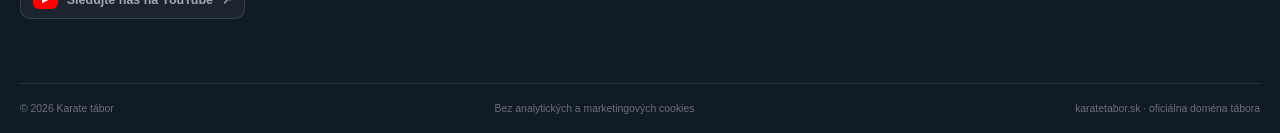
<file: o-tabore.html>
<!doctype html>
<html lang="sk">
<head>
  <meta charset="utf-8">
  <meta name="viewport" content="width=device-width, initial-scale=1">
  <title>O Karate tábore | Príbeh, ľudia a program</title>
  <meta name="description" content="Spoznajte príbeh Karate tábora, jeho organizátora Rastislava Žilavého, rodinnú atmosféru, účastníkov a každodenný program.">
  <meta name="theme-color" content="#ffd600">
  <link rel="canonical" href="https://karatetabor.sk/o-tabore.html">
  <link rel="icon" href="assets/brand/kt-logo.svg" type="image/svg+xml">
  <link rel="apple-touch-icon" href="assets/images/kt-logo.jpg">
  <meta property="og:type" content="website">
  <meta property="og:locale" content="sk_SK">
  <meta property="og:url" content="https://karatetabor.sk/o-tabore.html">
  <meta property="og:title" content="O Karate tábore | Príbeh, ľudia a program">
  <meta property="og:description" content="Tábor, ktorý od roku 2011 spája karate, priateľstvá, rodiny a nezabudnuteľný program.">
  <meta property="og:image" content="https://karatetabor.sk/assets/images/banner-karate-tabor.webp">
  <link rel="stylesheet" href="style.css">
  <script src="script.js" defer></script>
</head>
<body class="story-page">
  <a class="skip-link" href="#obsah">Preskočiť na obsah</a>

  <div class="topline">
    <div class="container topline-inner">
      <p><strong>17. ročník</strong><span>25. – 31. júla 2027</span><span>Tesáre pri Topoľčanoch</span></p>
      <a href="assets/documents/prihlaska-2027.pdf" download>Stiahnuť prihlášku <span aria-hidden="true">↓</span></a>
    </div>
  </div>

  <header class="site-header">
    <div class="container header-inner">
      <a class="brand" href="index.html" aria-label="Karate tábor – domov">
        <img src="assets/brand/kt-logo.svg" width="58" height="58" alt="">
        <span><strong>KARATE</strong><small>TÁBOR · TESÁRE</small></span>
      </a>
      <button class="menu-button" type="button" aria-expanded="false" aria-controls="navigation" aria-label="Otvoriť menu"><span></span><span></span><span></span></button>
      <nav id="navigation" class="navigation" aria-label="Hlavná navigácia">
        <a href="index.html#o-tabore">O tábore</a><a href="index.html#program">Program</a><a href="index.html#informacie">Informácie</a><a href="index.html#hymna">Hymna</a><a href="index.html#kontakt">Kontakt</a><a class="nav-archive" href="archive.html">Archív</a>
        <a class="button button-primary nav-cta" href="assets/documents/prihlaska-2027.pdf" download>Prihláška 2027</a>
      </nav>
    </div>
  </header>

  <main id="obsah">
    <section class="story-hero">
      <div class="container story-hero-grid">
        <div class="story-hero-copy reveal">
          <p class="eyebrow"><span></span>Príbeh Karate tábora</p>
          <h1>Tábor, ktorý rastie spolu s deťmi.</h1>
          <p>Karate tábor spája športové sústredenie s tým najlepším z detského tábora. Je miestom tréningov, hier a nových zážitkov, ale predovšetkým komunitou, do ktorej sa účastníci radi vracajú.</p>
          <a class="text-arrow" href="index.html">← Späť na hlavnú stránku</a>
        </div>
        <dl class="story-facts reveal" aria-label="Karate tábor v číslach">
          <div><dt>Prvý ročník</dt><dd>2011</dd></div>
          <div><dt>Na začiatku</dt><dd>65 detí</dd><span>a 8 dospelých</span></div>
          <div><dt>Dnes približne</dt><dd>130 detí</dd></div>
          <div><dt>Organizačný tím</dt><dd>35 dospelých</dd></div>
        </dl>
      </div>
    </section>

    <section class="section story-leader-section">
      <div class="container story-leader-grid">
        <figure class="story-portrait reveal">
          <img src="assets/images/organizer-portrait.webp" width="853" height="1280" alt="Rastislav Žilavý, vedúci Karate tábora">
          <figcaption><span>Vedúci Karate tábora</span><strong>Rastislav Žilavý „Rasťo“</strong></figcaption>
        </figure>
        <div class="story-copy reveal">
          <p class="eyebrow"><span></span>Ľudia za táborom</p>
          <h2>Od detského účastníka až po organizátora.</h2>
          <p class="story-lead">Rasťo chodieval do detských táborov už ako dieťa. Neskôr sa stal praktikantom a vedúcim oddielu a jedenásť rokov pomáhal organizovať tábory na Slovensku aj v zahraničí.</p>
          <p>Táborom zostal verný dodnes. Od roku 2011 každoročne organizuje Karate tábor a spolu s tímom trénerov, vedúcich, animátorov a praktikantov vytvára prostredie, v ktorom sa deti cítia bezpečne a prirodzene.</p>
          <p>Najdôležitejšia je preňho rodinná atmosféra. Mladší účastníci sa vďaka nej s táborom postupne zoznámia, neskôr prichádzajú sami a mnohí sa po rokoch vracajú ako praktikanti, vedúci alebo animátori.</p>
        </div>
      </div>
    </section>

    <section class="section story-origin-section">
      <div class="container story-origin-grid">
        <div class="story-copy reveal">
          <p class="eyebrow"><span></span>Ako to vzniklo</p>
          <h2>Karate sústredenie a detský tábor v jednom.</h2>
        </div>
        <div class="story-prose reveal">
          <p>Myšlienka bola jednoduchá: po sústredenom tréningu dopriať deťom odmenu v podobe plnohodnotného táborového programu. Tak vznikol formát, v ktorom sa šport prirodzene strieda s hrami, vodou, súťažami a spoločnými večermi.</p>
          <p>Prvý ročník sa uskutočnil v roku 2011. Zúčastnilo sa ho 65 detí a staralo sa o ne osem dospelých. Postupne sa počet účastníkov rozrástol približne na 130 detí a organizačný tím na 35 dospelých.</p>
          <p>Tím dnes tvoria vedúci oddielov, animátori, praktikanti a tréneri zo Športovej školy karate v Bratislave a Karate klubu Slovšport Trnava. Spoločným cieľom je pripraviť kvalitný športový program aj skutočné táborové zážitky.</p>
        </div>
      </div>
    </section>

    <section class="section story-audience-section">
      <div class="container">
        <div class="section-heading reveal">
          <p class="eyebrow eyebrow-light"><span></span>Pre koho je tábor</p>
          <h2>Karate nie je podmienkou.</h2>
          <p class="lead">Program je postavený tak, aby si svoj týždeň užili karatisti, nekaratisti aj rodiny s menšími deťmi.</p>
        </div>
        <div class="story-audiences reveal">
          <article><span>01</span><h3>Karatisti</h3><p>Deti zo Športovej školy karate v Bratislave, Karate klubu Slovšport Trnava aj ďalší karatisti absolvujú každý deň dva tréningy.</p></article>
          <article><span>02</span><h3>Súrodenci a kamaráti</h3><p>Účastník nemusí ovládať karate. Počas tréningov je pripravený alternatívny program, takže pobyt funguje aj ako športový tábor.</p></article>
          <article><span>03</span><h3>Rodičia a najmenší</h3><p>Rodičia sa môžu zapojiť do programu spolu s mladšími deťmi. Tím sa o ne podľa možností postará, aby mali rodičia priestor aj na oddych alebo šport.</p></article>
        </div>
      </div>
    </section>

    <section class="section story-day-section">
      <div class="container">
        <div class="split-heading dark-text reveal">
          <div><p class="eyebrow"><span></span>Deň v tábore</p><h2>Tréning, tvorivosť aj spoločné dobrodružstvá.</h2></div>
          <p>Kým karatisti trénujú, ostatní účastníci majú vlastné dielničky. Popoludní a večer sa všetci stretávajú pri spoločnom programe.</p>
        </div>
        <div class="day-flow day-flow-story reveal" aria-label="Priebeh bežného dňa v Karate tábore">
          <article><span>Ráno</span><h3>90 minút karate</h3><p>Prvý tréning dňa pre karatistov a športové či tvorivé dielničky pre ostatných.</p></article>
          <article><span>Dopoludnie</span><h3>Druhý tréning</h3><p>Karatisti pokračujú ďalších 90 minút, nekaratisti majú hry alebo tematické aktivity.</p></article>
          <article><span>Popoludnie</span><h3>Spoločný program</h3><p>Celotáborové hry, šport, bazén a súťaže pripravené animátormi pre všetkých.</p></article>
          <article><span>Večer</span><h3>Tradície tábora</h3><p>Večerné programy, opekačka, vystúpenia, prekvapenia a hľadanie pokladu.</p></article>
        </div>
      </div>
    </section>

    <section class="section story-theme-section">
      <div class="container story-theme-grid">
        <div class="story-copy reveal">
          <p class="eyebrow"><span></span>Každý rok inak</p>
          <h2>Nová téma. Nové zážitky.</h2>
        </div>
        <div class="story-prose reveal">
          <p>Každý ročník má vlastné tematické zameranie. Tábor sa už niesol v znamení indiánov, pirátov, Halloweenu, Vianoc aj rozprávkového sveta.</p>
          <p>Téme sa prispôsobujú hry, večerné programy, výzdoba aj výber hostí. Súčasťou týždňa sú tiež prekvapenia, na ktoré sa deti tešia a ktoré robia každý ročník jedinečným.</p>
          <p class="theme-line" aria-label="Príklady táborových tém"><span>Indiáni</span><span>Piráti</span><span>Halloween</span><span>Vianoce</span><span>Rozprávky</span></p>
        </div>
      </div>
    </section>

    <section class="final-cta">
      <div class="container final-card reveal">
        <img src="assets/brand/kt-logo.svg" width="150" height="150" alt="" loading="lazy">
        <div><p class="eyebrow eyebrow-light"><span></span>25. – 31. júla 2027</p><h2>Staňte sa súčasťou ďalšieho príbehu.</h2><p>Stiahnite si záväznú prihlášku a rezervujte miesto na 17. ročníku.</p></div>
        <a class="button button-light button-large" href="assets/documents/prihlaska-2027.pdf" download>Prihláška 2027 <span aria-hidden="true">↓</span></a>
      </div>
    </section>
  </main>

  <footer class="footer">
    <div class="container footer-grid">
      <div class="footer-brand"><a class="brand brand-light" href="index.html"><img src="assets/brand/kt-logo.svg" width="66" height="66" alt=""><span><strong>KARATE</strong><small>TÁBOR · TESÁRE</small></span></a><p>Letný karate tábor plný pohybu, priateľstiev a zážitkov.</p><a class="footer-social" href="https://www.youtube.com/@karatetabor" target="_blank" rel="noopener noreferrer"><span class="youtube-mark" aria-hidden="true">▶</span>Sledujte nás na YouTube <span aria-hidden="true">↗</span></a></div>
      <div><h2>Web</h2><a href="index.html">Domov</a><a href="o-tabore.html">Príbeh tábora</a><a href="index.html#program">Program</a><a href="index.html#hymna">Hymna</a></div>
      <div><h2>Účastníci</h2><a href="archive.html">Vstup do archívu</a><a href="assets/documents/prihlaska-2027.pdf" download>Stiahnuť prihlášku</a><a href="mailto:rasto@danubiaservis.sk">Kontakt</a></div>
      <div><h2>Právne</h2><a href="pravne-informacie.html">Právne informácie</a><a href="ochrana-sukromia.html">Ochrana súkromia</a><a href="cookies.html">Cookies</a></div>
    </div>
    <div class="container footer-bottom"><span>© <span id="year">2026</span> Karate tábor</span><span>Bez analytických a marketingových cookies</span><span>karatetabor.sk · oficiálna doména tábora</span></div>
  </footer>
</body>
</html>
</file>
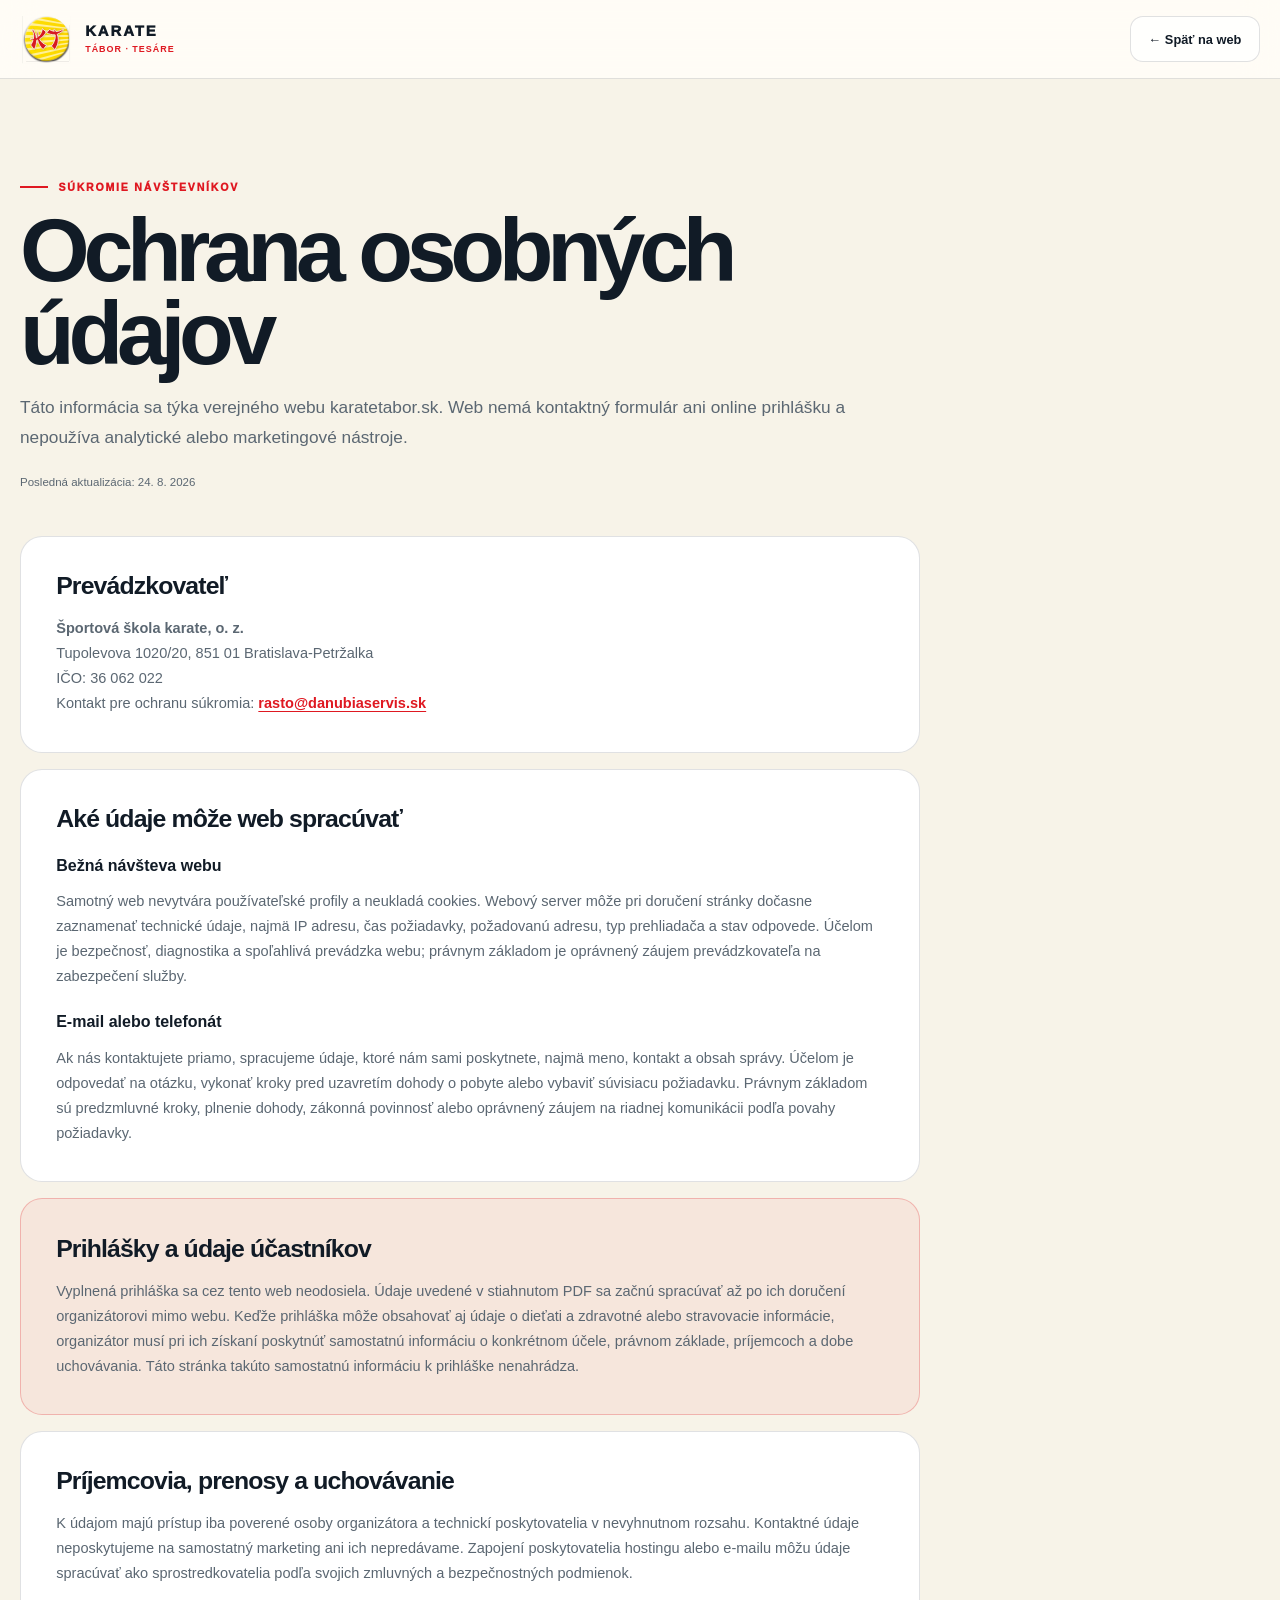
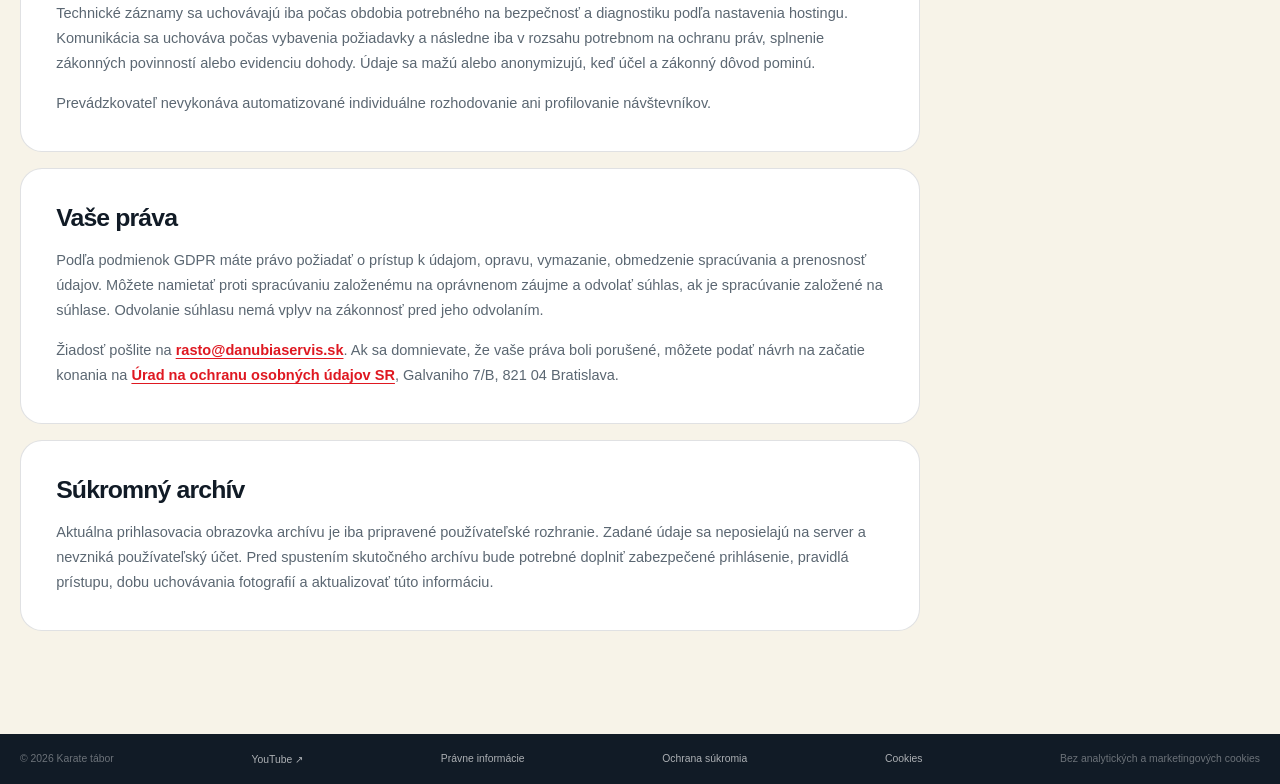
<file: ochrana-sukromia.html>
<!doctype html>
<html lang="sk">
<head>
  <meta charset="utf-8">
  <meta name="viewport" content="width=device-width, initial-scale=1">
  <title>Ochrana súkromia | Karate tábor</title>
  <meta name="description" content="Informácie o spracúvaní osobných údajov pri používaní webu karatetabor.sk.">
  <meta name="theme-color" content="#ffd600">
  <link rel="canonical" href="https://karatetabor.sk/ochrana-sukromia.html">
  <link rel="icon" href="assets/brand/kt-logo.svg" type="image/svg+xml">
  <link rel="stylesheet" href="style.css">
  <script src="script.js" defer></script>
</head>
<body class="legal-page">
  <a class="skip-link" href="#obsah">Preskočiť na obsah</a>
  <header class="site-header"><div class="container header-inner"><a class="brand" href="index.html" aria-label="Karate tábor – domov"><img src="assets/brand/kt-logo.svg" width="58" height="58" alt=""><span><strong>KARATE</strong><small>TÁBOR · TESÁRE</small></span></a><a class="button button-secondary" href="index.html">← Späť na web</a></div></header>
  <main id="obsah" class="legal-main">
    <div class="container">
      <header class="legal-hero">
        <p class="eyebrow"><span></span>Súkromie návštevníkov</p>
        <h1>Ochrana osobných údajov</h1>
        <p>Táto informácia sa týka verejného webu karatetabor.sk. Web nemá kontaktný formulár ani online prihlášku a nepoužíva analytické alebo marketingové nástroje.</p>
        <div class="legal-meta"><span>Posledná aktualizácia: 24. 8. 2026</span></div>
      </header>
      <div class="legal-article">
        <section class="legal-card">
          <h2>Prevádzkovateľ</h2>
          <address><strong>Športová škola karate, o. z.</strong><br>Tupolevova 1020/20, 851 01 Bratislava-Petržalka<br>IČO: 36 062 022<br>Kontakt pre ochranu súkromia: <a href="mailto:rasto@danubiaservis.sk">rasto@danubiaservis.sk</a></address>
        </section>
        <section class="legal-card">
          <h2>Aké údaje môže web spracúvať</h2>
          <h3>Bežná návšteva webu</h3>
          <p>Samotný web nevytvára používateľské profily a neukladá cookies. Webový server môže pri doručení stránky dočasne zaznamenať technické údaje, najmä IP adresu, čas požiadavky, požadovanú adresu, typ prehliadača a stav odpovede. Účelom je bezpečnosť, diagnostika a spoľahlivá prevádzka webu; právnym základom je oprávnený záujem prevádzkovateľa na zabezpečení služby.</p>
          <h3>E-mail alebo telefonát</h3>
          <p>Ak nás kontaktujete priamo, spracujeme údaje, ktoré nám sami poskytnete, najmä meno, kontakt a obsah správy. Účelom je odpovedať na otázku, vykonať kroky pred uzavretím dohody o pobyte alebo vybaviť súvisiacu požiadavku. Právnym základom sú predzmluvné kroky, plnenie dohody, zákonná povinnosť alebo oprávnený záujem na riadnej komunikácii podľa povahy požiadavky.</p>
        </section>
        <section class="legal-card legal-callout">
          <h2>Prihlášky a údaje účastníkov</h2>
          <p>Vyplnená prihláška sa cez tento web neodosiela. Údaje uvedené v stiahnutom PDF sa začnú spracúvať až po ich doručení organizátorovi mimo webu. Keďže prihláška môže obsahovať aj údaje o dieťati a zdravotné alebo stravovacie informácie, organizátor musí pri ich získaní poskytnúť samostatnú informáciu o konkrétnom účele, právnom základe, príjemcoch a dobe uchovávania. Táto stránka takúto samostatnú informáciu k prihláške nenahrádza.</p>
        </section>
        <section class="legal-card">
          <h2>Príjemcovia, prenosy a uchovávanie</h2>
          <p>K údajom majú prístup iba poverené osoby organizátora a technickí poskytovatelia v nevyhnutnom rozsahu. Kontaktné údaje neposkytujeme na samostatný marketing ani ich nepredávame. Zapojení poskytovatelia hostingu alebo e-mailu môžu údaje spracúvať ako sprostredkovatelia podľa svojich zmluvných a bezpečnostných podmienok.</p>
          <p>Technické záznamy sa uchovávajú iba počas obdobia potrebného na bezpečnosť a diagnostiku podľa nastavenia hostingu. Komunikácia sa uchováva počas vybavenia požiadavky a následne iba v rozsahu potrebnom na ochranu práv, splnenie zákonných povinností alebo evidenciu dohody. Údaje sa mažú alebo anonymizujú, keď účel a zákonný dôvod pominú.</p>
          <p>Prevádzkovateľ nevykonáva automatizované individuálne rozhodovanie ani profilovanie návštevníkov.</p>
        </section>
        <section class="legal-card">
          <h2>Vaše práva</h2>
          <p>Podľa podmienok GDPR máte právo požiadať o prístup k údajom, opravu, vymazanie, obmedzenie spracúvania a prenosnosť údajov. Môžete namietať proti spracúvaniu založenému na oprávnenom záujme a odvolať súhlas, ak je spracúvanie založené na súhlase. Odvolanie súhlasu nemá vplyv na zákonnosť pred jeho odvolaním.</p>
          <p>Žiadosť pošlite na <a href="mailto:rasto@danubiaservis.sk">rasto@danubiaservis.sk</a>. Ak sa domnievate, že vaše práva boli porušené, môžete podať návrh na začatie konania na <a href="https://www.dataprotection.gov.sk/sk/urad/konanie-ochrane-osobnych-udajov/" target="_blank" rel="noopener">Úrad na ochranu osobných údajov SR</a>, Galvaniho 7/B, 821 04 Bratislava.</p>
        </section>
        <section class="legal-card">
          <h2>Súkromný archív</h2>
          <p>Aktuálna prihlasovacia obrazovka archívu je iba pripravené používateľské rozhranie. Zadané údaje sa neposielajú na server a nevzniká používateľský účet. Pred spustením skutočného archívu bude potrebné doplniť zabezpečené prihlásenie, pravidlá prístupu, dobu uchovávania fotografií a aktualizovať túto informáciu.</p>
        </section>
      </div>
    </div>
  </main>
  <footer class="footer footer-compact"><div class="container footer-bottom"><span>© <span id="year">2026</span> Karate tábor</span><a href="https://www.youtube.com/@karatetabor" target="_blank" rel="noopener noreferrer">YouTube ↗</a><a href="pravne-informacie.html">Právne informácie</a><a href="ochrana-sukromia.html">Ochrana súkromia</a><a href="cookies.html">Cookies</a><span>Bez analytických a marketingových cookies</span></div></footer>
</body>
</html>
</file>
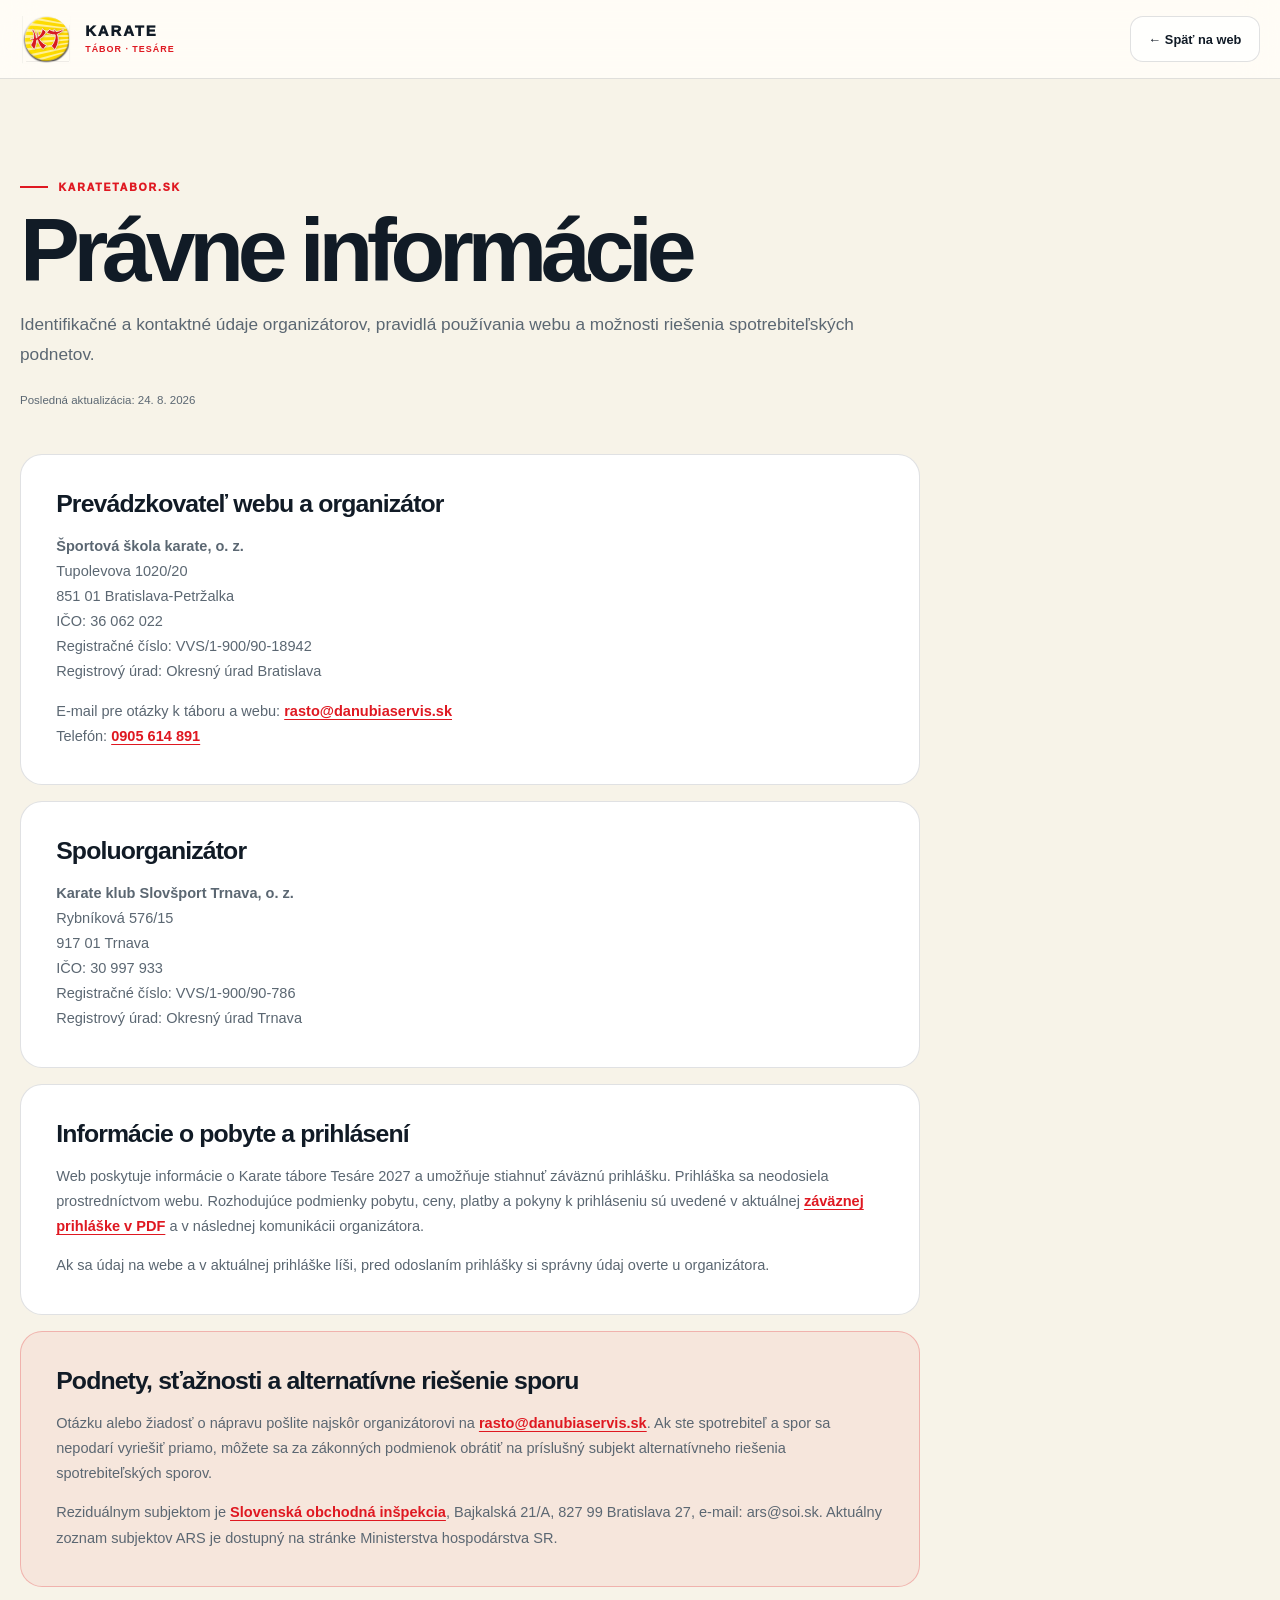
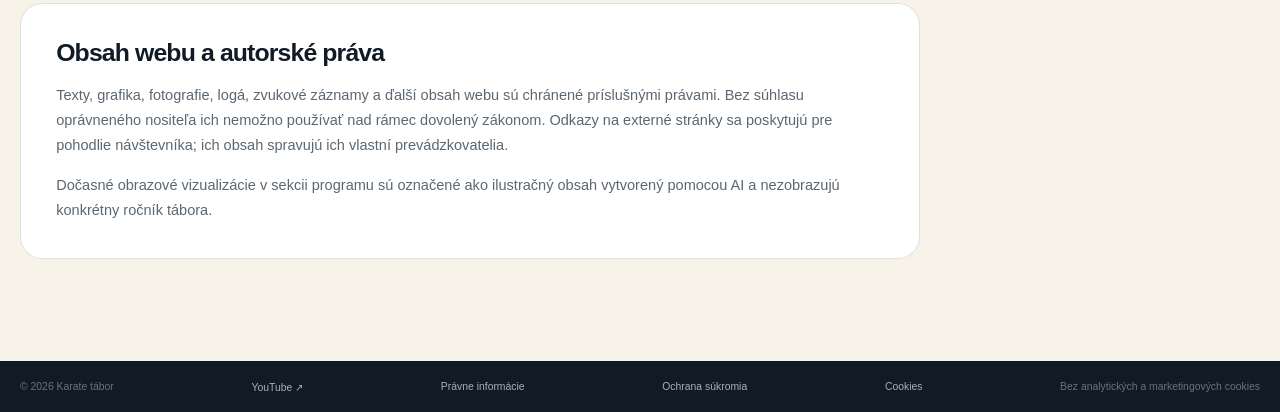
<file: pravne-informacie.html>
<!doctype html>
<html lang="sk">
<head>
  <meta charset="utf-8">
  <meta name="viewport" content="width=device-width, initial-scale=1">
  <title>Právne informácie | Karate tábor</title>
  <meta name="description" content="Identifikačné údaje prevádzkovateľa webu karatetabor.sk, kontakty a informácie pre spotrebiteľov.">
  <meta name="theme-color" content="#ffd600">
  <link rel="canonical" href="https://karatetabor.sk/pravne-informacie.html">
  <link rel="icon" href="assets/brand/kt-logo.svg" type="image/svg+xml">
  <link rel="stylesheet" href="style.css">
  <script src="script.js" defer></script>
</head>
<body class="legal-page">
  <a class="skip-link" href="#obsah">Preskočiť na obsah</a>
  <header class="site-header">
    <div class="container header-inner">
      <a class="brand" href="index.html" aria-label="Karate tábor – domov"><img src="assets/brand/kt-logo.svg" width="58" height="58" alt=""><span><strong>KARATE</strong><small>TÁBOR · TESÁRE</small></span></a>
      <a class="button button-secondary" href="index.html">← Späť na web</a>
    </div>
  </header>
  <main id="obsah" class="legal-main">
    <div class="container">
      <header class="legal-hero">
        <p class="eyebrow"><span></span>karatetabor.sk</p>
        <h1>Právne informácie</h1>
        <p>Identifikačné a kontaktné údaje organizátorov, pravidlá používania webu a možnosti riešenia spotrebiteľských podnetov.</p>
        <div class="legal-meta"><span>Posledná aktualizácia: 24. 8. 2026</span></div>
      </header>
      <div class="legal-article">
        <section class="legal-card">
          <h2>Prevádzkovateľ webu a organizátor</h2>
          <address><strong>Športová škola karate, o. z.</strong><br>Tupolevova 1020/20<br>851 01 Bratislava-Petržalka<br>IČO: 36 062 022<br>Registračné číslo: VVS/1-900/90-18942<br>Registrový úrad: Okresný úrad Bratislava</address>
          <p>E-mail pre otázky k táboru a webu: <a href="mailto:rasto@danubiaservis.sk">rasto@danubiaservis.sk</a><br>Telefón: <a href="tel:+421905614891">0905 614 891</a></p>
        </section>
        <section class="legal-card">
          <h2>Spoluorganizátor</h2>
          <address><strong>Karate klub Slovšport Trnava, o. z.</strong><br>Rybníková 576/15<br>917 01 Trnava<br>IČO: 30 997 933<br>Registračné číslo: VVS/1-900/90-786<br>Registrový úrad: Okresný úrad Trnava</address>
        </section>
        <section class="legal-card">
          <h2>Informácie o pobyte a prihlásení</h2>
          <p>Web poskytuje informácie o Karate tábore Tesáre 2027 a umožňuje stiahnuť záväznú prihlášku. Prihláška sa neodosiela prostredníctvom webu. Rozhodujúce podmienky pobytu, ceny, platby a pokyny k prihláseniu sú uvedené v aktuálnej <a href="assets/documents/prihlaska-2027.pdf" target="_blank" rel="noopener">záväznej prihláške v PDF</a> a v následnej komunikácii organizátora.</p>
          <p>Ak sa údaj na webe a v aktuálnej prihláške líši, pred odoslaním prihlášky si správny údaj overte u organizátora.</p>
        </section>
        <section class="legal-card legal-callout">
          <h2>Podnety, sťažnosti a alternatívne riešenie sporu</h2>
          <p>Otázku alebo žiadosť o nápravu pošlite najskôr organizátorovi na <a href="mailto:rasto@danubiaservis.sk">rasto@danubiaservis.sk</a>. Ak ste spotrebiteľ a spor sa nepodarí vyriešiť priamo, môžete sa za zákonných podmienok obrátiť na príslušný subjekt alternatívneho riešenia spotrebiteľských sporov.</p>
          <p>Reziduálnym subjektom je <a href="https://www.soi.sk/sk/Alternativne-riesenie-spotrebitelskych-sporov.soi" target="_blank" rel="noopener">Slovenská obchodná inšpekcia</a>, Bajkalská 21/A, 827 99 Bratislava 27, e-mail: ars@soi.sk. Aktuálny zoznam subjektov ARS je dostupný na stránke Ministerstva hospodárstva SR.</p>
        </section>
        <section class="legal-card">
          <h2>Obsah webu a autorské práva</h2>
          <p>Texty, grafika, fotografie, logá, zvukové záznamy a ďalší obsah webu sú chránené príslušnými právami. Bez súhlasu oprávneného nositeľa ich nemožno používať nad rámec dovolený zákonom. Odkazy na externé stránky sa poskytujú pre pohodlie návštevníka; ich obsah spravujú ich vlastní prevádzkovatelia.</p>
          <p>Dočasné obrazové vizualizácie v sekcii programu sú označené ako ilustračný obsah vytvorený pomocou AI a nezobrazujú konkrétny ročník tábora.</p>
        </section>
      </div>
    </div>
  </main>
  <footer class="footer footer-compact"><div class="container footer-bottom"><span>© <span id="year">2026</span> Karate tábor</span><a href="https://www.youtube.com/@karatetabor" target="_blank" rel="noopener noreferrer">YouTube ↗</a><a href="pravne-informacie.html">Právne informácie</a><a href="ochrana-sukromia.html">Ochrana súkromia</a><a href="cookies.html">Cookies</a><span>Bez analytických a marketingových cookies</span></div></footer>
</body>
</html>
</file>
<file: style.css>
:root{
  --ink:#111b26;--ink-soft:#1b2d3b;--paper:#fffdf7;--cream:#f7f3e8;--white:#fff;
  --sun:#ffd600;--sun-light:#fff18a;--red:#df1821;--red-dark:#bd1018;--pink:#ec1664;
  --slate:#5b6772;--line:rgba(17,27,38,.13);--shadow:0 26px 70px rgba(17,27,38,.15);--radius:24px
}
*{box-sizing:border-box}html{scroll-behavior:smooth}body{margin:0;background:var(--paper);color:var(--ink);font-family:Inter,"Segoe UI",Arial,sans-serif;-webkit-font-smoothing:antialiased}body.menu-open{overflow:hidden}img{display:block;max-width:100%}a{color:inherit;text-decoration:none}button,input,select,textarea{font:inherit}.container{width:min(100% - 40px,1240px);margin-inline:auto}.section{padding-block:clamp(5.5rem,10vw,9rem)}.section-anchor{scroll-margin-top:100px}.skip-link{position:fixed;z-index:1000;top:1rem;left:1rem;transform:translateY(-160%);padding:.8rem 1rem;border-radius:10px;background:var(--ink);color:#fff;font-weight:800}.skip-link:focus{transform:none}
.topline{background:var(--ink);color:#fff}.topline-inner{display:flex;min-height:38px;align-items:center;justify-content:space-between;gap:1rem}.topline p{display:flex;align-items:center;gap:1.2rem;margin:0;color:rgba(255,255,255,.62);font-size:.68rem;letter-spacing:.04em}.topline p strong{color:var(--sun);font-size:.7rem;letter-spacing:.1em;text-transform:uppercase}.topline p span+span:before{content:"·";margin-right:1.2rem;color:rgba(255,255,255,.28)}.topline a{color:#fff;font-size:.69rem;font-weight:850}.topline a span{color:var(--sun)}
.site-header{position:sticky;z-index:100;top:0;border-bottom:1px solid var(--line);background:rgba(255,253,247,.92);backdrop-filter:blur(18px)}.header-inner{display:flex;min-height:78px;align-items:center;justify-content:space-between;gap:2rem}.brand{display:inline-flex;align-items:center;gap:.7rem;flex:0 0 auto}.brand img{width:54px;height:54px;object-fit:contain}.brand>span{display:grid}.brand strong{font-size:.93rem;font-weight:950;line-height:1;letter-spacing:.13em}.brand small{margin-top:.3rem;color:var(--red);font-size:.56rem;font-weight:900;letter-spacing:.11em}.navigation{display:flex;align-items:center;gap:.1rem}.navigation>a:not(.button){padding:.75rem .62rem;border-radius:10px;color:rgba(17,27,38,.68);font-size:.74rem;font-weight:800;transition:.2s}.navigation>a:not(.button):hover{background:var(--cream);color:var(--ink)}.navigation .nav-archive{margin-left:.2rem}.nav-cta{margin-left:.45rem}.menu-button{display:none;width:46px;height:46px;place-content:center;gap:5px;border:1px solid var(--line);border-radius:13px;background:#fff}.menu-button span{display:block;width:20px;height:2px;border-radius:10px;background:var(--ink);transition:.25s}
.button{display:inline-flex;min-height:46px;align-items:center;justify-content:center;gap:.65rem;border:1px solid transparent;border-radius:13px;padding:.78rem 1.1rem;font-size:.8rem;font-weight:900;transition:transform .2s,background .2s,box-shadow .2s}.button:hover{transform:translateY(-2px)}.button-primary{background:var(--red);color:#fff;box-shadow:0 12px 30px rgba(223,24,33,.2)}.button-primary:hover{background:var(--red-dark)}.button-secondary{border-color:var(--line);background:rgba(255,255,255,.76)}.button-secondary:hover{background:#fff}.button-light{background:#fff;color:var(--ink)}.button-large{min-height:55px;padding-inline:1.4rem}.button-row{display:flex;flex-wrap:wrap;gap:.8rem;margin-top:2rem}.eyebrow{display:flex;align-items:center;gap:.65rem;margin:0;color:var(--red);font-size:.66rem;font-weight:950;letter-spacing:.17em;text-transform:uppercase}.eyebrow>span{width:28px;height:2px;background:currentColor}.eyebrow-light{color:var(--sun)}.section h2,.final-card h2{margin:.8rem 0 0;font-size:clamp(2.6rem,5.5vw,4.8rem);font-weight:950;line-height:.98;letter-spacing:-.06em}.section-heading{max-width:780px}.lead{color:var(--slate);font-size:clamp(1.02rem,1.6vw,1.22rem);line-height:1.75}.split-heading{display:grid;grid-template-columns:1.1fr .9fr;align-items:end;gap:5rem}.split-heading>p{margin:0;color:rgba(255,255,255,.65);font-size:1.05rem;line-height:1.75}.split-heading.dark-text>p{color:var(--slate)}
.hero{position:relative;overflow:hidden;background:linear-gradient(115deg,var(--paper) 0 51%,#f3efe4 51%)}.hero-grid{display:grid;min-height:calc(100vh - 116px);grid-template-columns:.92fr 1.08fr;align-items:center;gap:4rem;padding-block:3.5rem 4.8rem}.hero-copy{position:relative;z-index:2}.hero h1{max-width:680px;margin:1.35rem 0 0;font-size:clamp(4.3rem,8vw,7.3rem);font-weight:950;line-height:.84;letter-spacing:-.08em}.hero h1 em{display:block;color:var(--red);font-style:normal}.hero-lead{max-width:630px;margin:2rem 0 0;color:var(--slate);font-size:clamp(1.05rem,1.6vw,1.27rem);line-height:1.68}.hero-facts{display:grid;grid-template-columns:repeat(3,1fr);margin:2.4rem 0 0;padding-top:1.4rem;border-top:1px solid var(--line)}.hero-facts div{padding-right:1rem}.hero-facts div+div{padding-left:1rem;border-left:1px solid var(--line)}.hero-facts dt{color:var(--slate);font-size:.58rem;font-weight:900;letter-spacing:.13em;text-transform:uppercase}.hero-facts dd{margin:.45rem 0 0;font-size:.79rem;font-weight:900}.hero-visual{position:relative;display:grid;min-height:520px;place-items:center}.hero-wordmark{width:100%;height:auto;border-radius:24px;filter:drop-shadow(0 18px 24px rgba(17,27,38,.16))}
.organizers{border-block:1px solid var(--line);background:#fff}.organizers-inner{display:flex;min-height:78px;align-items:center;justify-content:center;gap:1.2rem;text-align:center}.organizers p{margin:0;color:var(--slate);font-size:.62rem;font-weight:900;letter-spacing:.14em;text-transform:uppercase}.organizers strong{font-size:.75rem}.organizers span{color:var(--red);font-weight:950}
.about-section{position:relative;overflow:hidden;background:var(--ink);color:#fff}.about-section:before{content:"KT";position:absolute;top:-5vw;right:-2vw;color:rgba(255,255,255,.025);font-size:28vw;font-weight:950;line-height:1;letter-spacing:.025em;pointer-events:none;transform:scaleX(1.12);transform-origin:right top}.about-section>.container{position:relative;z-index:1}.about-grid{display:grid;grid-template-columns:.8fr 1.2fr;align-items:center;gap:6rem;margin-top:4.5rem}.portrait-card{position:relative;margin:0}.portrait-card:before{content:"";position:absolute;z-index:0;right:-18px;bottom:-18px;width:72%;height:55%;border-radius:0 0 24px 0;background:var(--sun)}.portrait-card img{position:relative;z-index:1;width:100%;max-height:650px;border-radius:24px;object-fit:cover;object-position:center 25%;filter:saturate(.88)}.portrait-card figcaption{position:absolute;z-index:2;right:-28px;bottom:24px;display:grid;max-width:270px;gap:.25rem;padding:1rem 1.2rem;border-radius:15px;background:#fff;color:var(--ink);box-shadow:var(--shadow)}.portrait-card figcaption span{color:var(--red);font-size:.56rem;font-weight:950;letter-spacing:.12em;text-transform:uppercase}.portrait-card figcaption strong{font-size:.78rem;line-height:1.4}.big-copy{margin:0;color:rgba(255,255,255,.8);font-size:clamp(1.15rem,2vw,1.5rem);font-weight:650;line-height:1.65}.about-points{margin-top:2.4rem;border-top:1px solid rgba(255,255,255,.13)}.about-points article{display:grid;grid-template-columns:48px 1fr;gap:1rem;padding:1.4rem 0;border-bottom:1px solid rgba(255,255,255,.13)}.about-points b{color:var(--sun);font-size:.65rem}.about-points h3{margin:0;font-size:1rem}.about-points p{margin:.45rem 0 0;color:rgba(255,255,255,.57);font-size:.86rem;line-height:1.65}
.program-section{position:relative;background:var(--cream)}.program-section:before{content:"";position:absolute;top:0;right:0;width:34%;height:230px;background:url("assets/images/brand-rays.webp") center/cover;opacity:.28;clip-path:polygon(100% 0,100% 100%,0 0)}.program-meta{display:flex;flex-wrap:wrap;align-items:center;gap:.75rem 1rem;margin-top:.7rem}.ai-note{display:inline-flex;align-items:center;gap:.5rem;margin:0;color:var(--slate);font-size:.68rem;font-weight:750}.ai-note:before{content:"AI";padding:.23rem .38rem;border-radius:6px;background:var(--ink);color:#fff;font-size:.55rem;font-weight:950;letter-spacing:.08em}.program-youtube{display:inline-flex;align-items:center;gap:.5rem;padding:.52rem .7rem;border:1px solid var(--line);border-radius:10px;background:rgba(255,255,255,.72);color:var(--ink);font-size:.69rem;font-weight:900;transition:.2s}.program-youtube:hover{transform:translateY(-1px);background:#fff;box-shadow:0 8px 20px rgba(17,27,38,.07)}.experience-grid{display:grid;grid-template-columns:repeat(3,1fr);gap:1rem;margin-top:3.2rem}.experience{display:flex;min-height:380px;flex-direction:column;overflow:hidden;border:1px solid var(--line);border-radius:22px;background:#fff;box-shadow:0 12px 34px rgba(17,27,38,.055)}.experience-photo{width:100%;height:145px;object-fit:cover}.experience-copy{display:flex;flex:1;flex-direction:column;padding:1.55rem 1.65rem 1.7rem}.experience small{color:var(--red);font-size:.61rem;font-weight:950;letter-spacing:.13em}.experience h3{margin:1.15rem 0 .75rem;font-size:1.55rem;letter-spacing:-.03em}.experience p{margin:0;color:var(--slate);font-size:.92rem;line-height:1.68}.experience-copy>span{align-self:flex-start;margin-top:auto;padding-top:1.1rem;color:var(--red);font-size:.65rem;font-weight:950;letter-spacing:.09em;text-transform:uppercase}.safety-strip{display:grid;grid-template-columns:repeat(3,1fr);gap:1px;margin-top:1rem;overflow:hidden;border:1px solid var(--line);border-radius:22px;background:var(--line)}.safety-strip p{display:grid;gap:.5rem;margin:0;padding:1.5rem;background:#fff;color:var(--slate);font-size:.8rem;line-height:1.55}.safety-strip strong{color:var(--ink);font-size:.9rem}
.info-section{background:#fff}.registration-grid{display:grid;grid-template-columns:.68fr 1.32fr;gap:2rem;margin-top:4rem}.pricing-column{display:grid;gap:1rem}.price-card{padding:1.6rem;border:1px solid var(--line);border-radius:22px;background:var(--paper)}.price-card p{margin:0;color:var(--slate);font-size:.7rem;font-weight:900;letter-spacing:.1em;text-transform:uppercase}.price-card h3{margin:1.2rem 0 .4rem;font-size:3.2rem;letter-spacing:-.06em}.price-card span{color:var(--slate);font-size:.8rem;line-height:1.5}.price-primary{border-color:transparent;background:var(--red);color:#fff}.price-primary p,.price-primary span{color:rgba(255,255,255,.7)}.payment-card{display:grid;gap:1rem;padding:1.4rem;border-radius:22px;background:var(--ink);color:#fff}.payment-card p{display:grid;gap:.25rem;margin:0}.payment-card p strong{color:var(--sun);font-size:.69rem;letter-spacing:.1em;text-transform:uppercase}.payment-card p span{font-size:.85rem}.payment-card small{color:rgba(255,255,255,.52);font-size:.68rem;line-height:1.55}.application-card{display:grid;grid-template-columns:.85fr 1.15fr;align-items:center;overflow:hidden;border:1px solid var(--line);border-radius:28px;background:var(--cream)}.application-preview{align-self:stretch;overflow:hidden;background:#eee}.application-preview img{width:100%;height:100%;object-fit:cover;object-position:top}.application-copy{padding:clamp(1.6rem,4vw,3.3rem)}.application-copy h3{margin:1rem 0 .8rem;font-size:clamp(2rem,4vw,3.4rem);letter-spacing:-.06em}.application-copy>p:not(.eyebrow){color:var(--slate);line-height:1.7}.application-copy .button{margin-top:1rem}.text-link{display:block;margin-top:1rem;color:var(--slate);font-size:.75rem;font-weight:800}.included-wrap{margin-top:clamp(6rem,10vw,9rem)}.included-list{display:grid;grid-template-columns:1fr 1fr;gap:1rem;margin:3rem 0 0;padding:0;list-style:none}.included-list li{display:grid;min-height:96px;grid-template-columns:46px 1fr;align-items:center;gap:1rem;padding:1.2rem 1.35rem;border:1px solid var(--line);border-radius:18px;background:var(--paper);font-size:clamp(1.02rem,1.5vw,1.2rem);font-weight:900;box-shadow:0 10px 28px rgba(17,27,38,.045)}.included-list span{display:grid;width:42px;height:42px;place-items:center;border-radius:50%;background:rgba(223,24,33,.09);color:var(--red);font-size:.68rem;font-weight:950}.insurance-note{margin:1rem 0 0;padding:1.25rem 1.4rem;border-radius:15px;background:rgba(223,24,33,.07);color:var(--slate);font-size:.9rem;line-height:1.55}.insurance-note strong{color:var(--red)}
.anthem-section{position:relative;overflow:hidden;background:var(--ink);color:#fff}.anthem-section:before{content:"KT";position:absolute;right:-4vw;bottom:-12vw;color:rgba(255,255,255,.025);font-size:40vw;font-weight:950;line-height:1}.anthem-grid{position:relative;display:grid;grid-template-columns:.72fr 1.28fr;align-items:start;gap:5rem}.anthem-side{position:sticky;top:135px}.anthem-side>p:not(.eyebrow){color:rgba(255,255,255,.62);line-height:1.75}.audio-card{display:grid;gap:1rem;margin-top:2rem;padding:1.3rem;border:1px solid rgba(255,255,255,.13);border-radius:22px;background:rgba(255,255,255,.06)}.audio-head{display:flex;align-items:center;gap:1rem}.audio-head img{width:68px;height:68px}.audio-head div{display:grid;gap:.25rem}.audio-head small{color:var(--sun);font-size:.58rem;font-weight:950;letter-spacing:.12em}.audio-head strong{font-size:.92rem}.audio-card audio{width:100%;height:46px}.audio-card>a{justify-self:start;color:rgba(255,255,255,.62);font-size:.7rem;font-weight:850}.audio-card .anthem-youtube{display:inline-flex;align-items:center;gap:.55rem;padding:.55rem .7rem;border:1px solid rgba(255,255,255,.12);border-radius:10px;background:rgba(255,255,255,.05);color:#fff}.audio-card .anthem-youtube:hover{border-color:rgba(255,255,255,.25);background:rgba(255,255,255,.09)}.lyrics{padding:clamp(1.4rem,3vw,2.2rem);border:1px solid rgba(255,255,255,.12);border-radius:28px;background:rgba(255,255,255,.045)}.lyrics-heading{display:flex;align-items:center;justify-content:space-between;gap:1rem;padding-bottom:1.2rem;border-bottom:1px solid rgba(255,255,255,.12)}.lyrics-heading span{color:var(--sun);font-size:.63rem;font-weight:950;letter-spacing:.15em}.lyrics-heading a{color:rgba(255,255,255,.5);font-size:.67rem}.lyrics-columns{display:grid;grid-template-columns:1fr 1fr;gap:2.3rem;margin-top:1.5rem}.lyrics p{margin:0 0 1.8rem;color:rgba(255,255,255,.73);font-size:.85rem;line-height:1.72}.lyrics .refrain{padding-left:1rem;border-left:3px solid var(--sun);color:#fff}.lyrics .refrain small{display:block;margin-bottom:.45rem;color:var(--sun);font-size:.58rem;font-weight:950;letter-spacing:.13em}
.contact-section{background:var(--cream)}.contact-grid{display:grid;grid-template-columns:1fr 1fr;align-items:center;gap:6rem}.contact-copy .lead{max-width:600px}.contact-actions{display:flex;flex-wrap:wrap;gap:.8rem;margin-top:2rem}.contact-card{display:grid;margin:0;padding:clamp(1.6rem,4vw,2.5rem);border-radius:28px;background:#fff;box-shadow:var(--shadow);font-style:normal}.contact-card>div,.contact-card>a{display:grid;gap:.35rem;padding:1.15rem 0;border-bottom:1px solid var(--line)}.contact-card>*:last-child{border-bottom:0}.contact-card small{color:var(--red);font-size:.58rem;font-weight:950;letter-spacing:.13em}.contact-card strong{font-size:1rem}.contact-card span{color:var(--slate);font-size:.75rem}.contact-card a:hover strong{color:var(--red)}.final-cta{padding-block:clamp(4rem,7vw,6rem);background:var(--paper)}.final-card{display:grid;grid-template-columns:150px 1fr auto;align-items:center;gap:2.5rem;padding:clamp(2rem,4vw,3rem);border-radius:30px;background:var(--red);color:#fff;box-shadow:0 30px 70px rgba(223,24,33,.2)}.final-card>img{filter:drop-shadow(0 14px 16px rgba(0,0,0,.18))}.final-card h2{font-size:clamp(2.2rem,4vw,3.8rem)}.final-card p:last-child{margin-bottom:0;color:rgba(255,255,255,.7)}
.footer{background:var(--ink);color:#fff}.footer-grid{display:grid;grid-template-columns:1.35fr .55fr .72fr .72fr;gap:4rem;padding-block:4rem}.footer-grid>div{display:flex;flex-direction:column;align-items:flex-start;gap:.75rem}.footer-brand p{max-width:390px;color:rgba(255,255,255,.56);font-size:.84rem;line-height:1.65}.brand-light strong{color:#fff}.brand-light small{color:var(--sun)}.footer-grid h2{margin:0 0 .5rem;color:var(--sun);font-size:.61rem;letter-spacing:.14em;text-transform:uppercase}.footer-grid a:not(.brand){color:rgba(255,255,255,.6);font-size:.78rem}.footer-grid a:hover{color:#fff}.youtube-mark{display:inline-grid;width:25px;height:18px;place-items:center;border-radius:6px;background:#f00;color:#fff;font-size:.55rem;line-height:1}.footer-social{display:inline-flex!important;align-items:center;gap:.55rem;margin-top:.25rem;padding:.58rem .75rem;border:1px solid rgba(255,255,255,.12);border-radius:10px;background:rgba(255,255,255,.045);font-weight:850}.footer-social:hover{border-color:rgba(255,255,255,.25);background:rgba(255,255,255,.08)}.footer-bottom{display:flex;flex-wrap:wrap;justify-content:space-between;gap:.7rem 1.5rem;padding-block:1.2rem;border-top:1px solid rgba(255,255,255,.1);color:rgba(255,255,255,.38);font-size:.65rem}.footer-compact .footer-bottom{border-top:0}.footer-compact a{color:rgba(255,255,255,.65)}.footer-compact a:hover{color:#fff}
.archive-page{min-height:100vh;background:var(--cream)}.archive-page .site-header{position:relative}.archive-main{position:relative;display:grid;min-height:calc(100vh - 78px);place-items:center;overflow:hidden;padding-block:5rem}.archive-main:before{content:"";position:absolute;inset:0;background:url("assets/images/brand-rays.webp") top left/cover;opacity:.2}.archive-shell{position:relative;z-index:1;display:grid;grid-template-columns:1fr 1fr;align-items:center;gap:6rem}.archive-intro{max-width:600px}.archive-intro>img{width:120px;filter:drop-shadow(0 16px 20px rgba(17,27,38,.18))}.archive-intro h1{margin:1.6rem 0 1rem;font-size:clamp(3.5rem,7vw,6rem);line-height:.9;letter-spacing:-.07em}.archive-intro p{color:var(--slate);font-size:1.05rem;line-height:1.75}.archive-back{display:inline-flex;margin-top:1rem;color:var(--red);font-size:.76rem;font-weight:900}.login-card{display:grid;gap:.65rem;padding:clamp(1.7rem,4vw,2.8rem);border:1px solid var(--line);border-radius:28px;background:#fff;box-shadow:var(--shadow)}.login-card .eyebrow{margin-bottom:.4rem}.login-card h2{margin:.3rem 0 1rem;font-size:2rem;letter-spacing:-.04em}.login-card label{margin-top:.45rem;font-size:.72rem;font-weight:850}.login-card input{width:100%;padding:1rem;border:1px solid rgba(17,27,38,.17);border-radius:13px;background:#fff;outline:none}.login-card input:focus{border-color:var(--red);box-shadow:0 0 0 4px rgba(223,24,33,.09)}.login-card .button{margin-top:.8rem}.login-helper,.form-message{color:var(--slate);font-size:.68rem;line-height:1.55}.form-message{padding:.85rem;border-radius:11px;background:var(--cream)}.privacy-note{display:flex;gap:.65rem;margin-top:.5rem;padding-top:1rem;border-top:1px solid var(--line);color:var(--slate);font-size:.67rem;line-height:1.5}.privacy-note:before{content:"";width:8px;height:8px;flex:0 0 auto;margin-top:.3rem;border-radius:50%;background:var(--sun);box-shadow:0 0 0 4px rgba(255,214,0,.2)}.legal-page{background:var(--cream)}.legal-page .site-header{position:relative}.legal-main{padding-block:clamp(4rem,8vw,7rem)}.legal-hero{max-width:850px;margin-bottom:3rem}.legal-hero h1{margin:1rem 0;font-size:clamp(3rem,7vw,6rem);line-height:.92;letter-spacing:-.07em}.legal-hero>p:not(.eyebrow){color:var(--slate);font-size:1.08rem;line-height:1.75}.legal-article{display:grid;gap:1rem;max-width:900px}.legal-card{padding:clamp(1.4rem,3vw,2.2rem);border:1px solid var(--line);border-radius:22px;background:#fff}.legal-card h2{margin:0 0 1rem;font-size:1.55rem;letter-spacing:-.035em}.legal-card h3{margin:1.5rem 0 .5rem;font-size:1rem}.legal-card p,.legal-card li,.legal-card address{color:var(--slate);font-size:.91rem;line-height:1.72}.legal-card p:last-child{margin-bottom:0}.legal-card ul{margin:.6rem 0 0;padding-left:1.25rem}.legal-card a{color:var(--red);font-weight:800;text-decoration:underline;text-underline-offset:3px}.legal-card address{font-style:normal}.legal-meta{display:flex;flex-wrap:wrap;gap:.5rem 1rem;margin-top:1.5rem;color:var(--slate);font-size:.72rem}.legal-callout{border-color:rgba(223,24,33,.25);background:rgba(223,24,33,.055)}.legal-status{display:flex;align-items:flex-start;gap:.8rem}.legal-status:before{content:"";width:10px;height:10px;flex:0 0 auto;margin-top:.48rem;border-radius:50%;background:#27a05f;box-shadow:0 0 0 5px rgba(39,160,95,.13)}.reveal{opacity:0;transform:translateY(22px);transition:opacity .7s ease,transform .7s ease}.reveal.visible{opacity:1;transform:none}
@media(max-width:1080px){.menu-button{display:grid}.navigation{position:fixed;top:116px;right:0;left:0;display:grid;max-height:0;overflow:hidden;padding:0 20px;background:var(--paper);opacity:0;transition:.3s}.navigation.open{max-height:700px;padding-block:1rem 1.5rem;border-bottom:1px solid var(--line);opacity:1}.navigation>a:not(.button){padding:1rem .3rem;border-bottom:1px solid var(--line)}.navigation .nav-archive,.nav-cta{margin-left:0}.hero-grid{grid-template-columns:1fr;min-height:auto;gap:1rem}.hero-copy{padding-top:2rem}.hero-visual{min-height:0;padding-block:2.5rem}.scroll-cue{display:none}.about-grid{gap:3.5rem}.experience-grid{grid-template-columns:repeat(2,1fr)}.experience-featured{grid-row:span 2}.registration-grid{grid-template-columns:1fr}.application-card{min-height:600px}.anthem-grid{grid-template-columns:1fr;gap:3rem}.anthem-side{position:static}.archive-shell{gap:3rem}}
@media(max-width:760px){.container{width:min(100% - 28px,1240px)}.section{padding-block:4.7rem}.topline p span{display:none}.topline-inner{min-height:34px}.site-header .header-inner{min-height:72px}.navigation{top:106px}.brand img{width:48px;height:48px}.hero{background:linear-gradient(180deg,var(--paper) 0 56%,#f3efe4 56%)}.hero-grid{padding-block:2.8rem}.hero h1{font-size:clamp(4rem,19vw,6rem)}.hero-visual{padding-block:1.5rem .5rem}.hero-wordmark{width:100%;border-radius:18px}.hero-facts{grid-template-columns:1fr 1fr}.hero-facts div:last-child{display:none}.organizers-inner{align-items:flex-start;flex-direction:column;gap:.4rem;padding-block:1rem;text-align:left}.organizers span{display:block}.split-heading,.about-grid,.contact-grid,.final-card,.footer-grid,.archive-shell{grid-template-columns:1fr}.split-heading{gap:1.5rem}.about-grid{gap:3rem}.portrait-card{width:min(88%,480px)}.experience-grid{grid-template-columns:1fr}.experience{min-height:260px}.safety-strip{grid-template-columns:1fr}.application-card{grid-template-columns:.8fr 1.2fr;min-height:530px}.included-list{grid-template-columns:1fr 1fr}.lyrics-columns{grid-template-columns:1fr}.contact-grid{gap:3rem}.final-card{text-align:center}.final-card>img{margin:auto}.final-card .button{justify-self:center}.footer-grid{gap:2.4rem}.archive-shell{gap:2.5rem}.archive-intro{text-align:center}.archive-intro>img{margin:auto}.archive-back{justify-content:center}}
@media(max-width:520px){.hero h1{font-size:clamp(3.7rem,20vw,5rem)}.button-row,.contact-actions{display:grid}.hero-visual{padding-top:1rem}.hero-facts{grid-template-columns:1fr;gap:1rem}.hero-facts div+div{padding:1rem 0 0;border-top:1px solid var(--line);border-left:0}.portrait-card figcaption{right:-10px}.application-card{grid-template-columns:1fr;min-height:0}.application-preview{height:310px}.application-copy{padding:1.5rem}.included-list{grid-template-columns:1fr}.lyrics{padding:1.2rem}.lyrics-heading{align-items:flex-start;flex-direction:column}.final-card>img{width:120px}.footer-bottom{align-items:flex-start;flex-direction:column;gap:.6rem}.archive-main{padding-block:3rem}}
.included-list-static{gap:0 2.5rem}.included-list-static li{min-height:78px;grid-template-columns:34px 1fr;gap:.85rem;padding:1rem 0;border:0;border-top:1px solid var(--line);border-radius:0;background:transparent;box-shadow:none;cursor:default}.included-list-static span{display:block;width:auto;height:auto;border-radius:0;background:transparent;font-size:.65rem;letter-spacing:.1em}
.about-leader{margin:1.35rem 0 0;color:rgba(255,255,255,.58);font-size:.9rem;line-height:1.72}.about-stats{display:grid;grid-template-columns:repeat(3,1fr);margin:2rem 0 0;border-block:1px solid rgba(255,255,255,.13)}.about-stats div{display:grid;gap:.4rem;padding:1.2rem 1rem}.about-stats div:first-child{padding-left:0}.about-stats div+div{border-left:1px solid rgba(255,255,255,.13)}.about-stats dt{color:var(--sun);font-size:.56rem;font-weight:950;letter-spacing:.12em;text-transform:uppercase}.about-stats dd{margin:0;color:#fff;font-size:1.02rem;font-weight:950}.story-link{display:inline-flex;align-items:center;gap:.6rem;margin-top:1.7rem;color:var(--sun);font-size:.76rem;font-weight:900}.story-link:hover{color:#fff}.day-flow{display:grid;grid-template-columns:repeat(4,1fr);margin-top:3rem;border-block:1px solid var(--line)}.day-flow article{padding:1.45rem 1.35rem}.day-flow article+article{border-left:1px solid var(--line)}.day-flow span{color:var(--red);font-size:.6rem;font-weight:950;letter-spacing:.13em;text-transform:uppercase}.day-flow h3{margin:.7rem 0 .55rem;font-size:1.02rem;letter-spacing:-.025em}.day-flow p{margin:0;color:var(--slate);font-size:.78rem;line-height:1.62}.program-theme{display:grid;grid-template-columns:220px 1fr;align-items:start;gap:2rem;margin-top:1.6rem;padding-top:1.6rem;border-top:1px solid var(--line)}.program-theme span{color:var(--red);font-size:.65rem;font-weight:950;letter-spacing:.12em;text-transform:uppercase}.program-theme p{max-width:850px;margin:0;color:var(--slate);font-size:.87rem;line-height:1.68}
.story-page{background:var(--paper)}.story-hero{position:relative;overflow:hidden;padding-block:clamp(5rem,9vw,8rem);background:var(--cream)}.story-hero:after{content:"KT";position:absolute;right:-5vw;bottom:-14vw;color:rgba(17,27,38,.035);font-size:35vw;font-weight:950;line-height:1;pointer-events:none}.story-hero-grid{position:relative;z-index:1;display:grid;grid-template-columns:1.05fr .95fr;align-items:center;gap:6rem}.story-hero-copy h1{max-width:780px;margin:1.2rem 0 1.5rem;font-size:clamp(4rem,7.2vw,7rem);font-weight:950;line-height:.88;letter-spacing:-.075em}.story-hero-copy>p:not(.eyebrow){max-width:690px;color:var(--slate);font-size:clamp(1.05rem,1.5vw,1.22rem);line-height:1.75}.text-arrow{display:inline-flex;margin-top:1.4rem;color:var(--red);font-size:.76rem;font-weight:900}.story-facts{display:grid;grid-template-columns:1fr 1fr;margin:0;overflow:hidden;border-radius:26px;background:var(--ink);color:#fff;box-shadow:var(--shadow)}.story-facts div{display:grid;min-height:160px;align-content:center;gap:.45rem;padding:1.7rem}.story-facts div:nth-child(even){border-left:1px solid rgba(255,255,255,.12)}.story-facts div:nth-child(n+3){border-top:1px solid rgba(255,255,255,.12)}.story-facts dt{color:var(--sun);font-size:.58rem;font-weight:950;letter-spacing:.12em;text-transform:uppercase}.story-facts dd{margin:0;font-size:clamp(1.7rem,3vw,2.45rem);font-weight:950;letter-spacing:-.05em}.story-facts span{color:rgba(255,255,255,.5);font-size:.7rem}.story-leader-section{background:#fff}.story-leader-grid{display:grid;grid-template-columns:.78fr 1.22fr;align-items:center;gap:7rem}.story-portrait{position:relative;margin:0}.story-portrait:before{content:"";position:absolute;right:-18px;bottom:-18px;width:72%;height:55%;border-radius:0 0 24px 0;background:var(--sun)}.story-portrait img{position:relative;z-index:1;width:100%;max-height:690px;border-radius:24px;object-fit:cover;object-position:center 25%}.story-portrait figcaption{position:absolute;z-index:2;right:-25px;bottom:28px;display:grid;gap:.3rem;padding:1rem 1.2rem;border-radius:15px;background:var(--ink);color:#fff;box-shadow:var(--shadow)}.story-portrait figcaption span{color:var(--sun);font-size:.56rem;font-weight:950;letter-spacing:.12em;text-transform:uppercase}.story-portrait figcaption strong{font-size:.82rem}.story-copy h2{margin:.85rem 0 1.6rem;font-size:clamp(2.7rem,5vw,5rem);line-height:.96;letter-spacing:-.06em}.story-copy>p:not(.eyebrow){color:var(--slate);font-size:.95rem;line-height:1.78}.story-copy .story-lead{color:var(--ink);font-size:clamp(1.05rem,1.6vw,1.22rem);font-weight:650}.story-origin-section{background:var(--paper)}.story-origin-grid,.story-theme-grid{display:grid;grid-template-columns:.85fr 1.15fr;align-items:start;gap:7rem}.story-prose{padding-top:.4rem;border-top:1px solid var(--line)}.story-prose p{margin:1.35rem 0 0;color:var(--slate);font-size:1rem;line-height:1.82}.story-audience-section{position:relative;overflow:hidden;background:var(--ink);color:#fff}.story-audience-section:after{content:"KT";position:absolute;right:-4vw;bottom:-12vw;color:rgba(255,255,255,.025);font-size:30vw;font-weight:950;line-height:1;pointer-events:none}.story-audience-section>.container{position:relative;z-index:1}.story-audience-section .section-heading{max-width:850px}.story-audience-section .lead{color:rgba(255,255,255,.6)}.story-audiences{display:grid;grid-template-columns:repeat(3,1fr);gap:3rem;margin-top:4rem}.story-audiences article{padding-top:1.4rem;border-top:1px solid rgba(255,255,255,.2)}.story-audiences span{color:var(--sun);font-size:.62rem;font-weight:950}.story-audiences h3{margin:1rem 0 .8rem;font-size:1.55rem}.story-audiences p{margin:0;color:rgba(255,255,255,.6);font-size:.88rem;line-height:1.72}.story-day-section{background:var(--cream)}.day-flow-story{margin-top:4rem;background:rgba(255,255,255,.5)}.story-theme-section{background:#fff}.theme-line{display:flex;flex-wrap:wrap;gap:.5rem 0!important;margin-top:2rem!important;color:var(--ink)!important;font-size:.72rem!important;font-weight:900;letter-spacing:.08em;text-transform:uppercase}.theme-line span+span:before{content:"·";margin-inline:.75rem;color:var(--red)}
@media(max-width:1080px){.day-flow{grid-template-columns:1fr 1fr}.day-flow article:nth-child(odd){border-left:0}.day-flow article:nth-child(n+3){border-top:1px solid var(--line)}.story-hero-grid,.story-leader-grid,.story-origin-grid,.story-theme-grid{grid-template-columns:1fr;gap:3.5rem}.story-hero-copy{max-width:850px}.story-facts{grid-template-columns:repeat(4,1fr)}.story-facts div{min-height:135px}.story-facts div:nth-child(n){border-top:0}.story-facts div+div{border-left:1px solid rgba(255,255,255,.12)}.story-leader-grid{grid-template-columns:.75fr 1.25fr;gap:4rem}.story-origin-grid,.story-theme-grid{grid-template-columns:1fr 1fr;gap:4rem}}
@media(max-width:760px){.about-stats{grid-template-columns:1fr}.about-stats div{padding:1rem 0}.about-stats div+div{border-top:1px solid rgba(255,255,255,.13);border-left:0}.day-flow{grid-template-columns:1fr}.day-flow article:nth-child(n){border-left:0}.day-flow article+article{border-top:1px solid var(--line)}.program-theme{grid-template-columns:1fr;gap:.7rem}.story-hero{padding-block:4rem}.story-hero-grid{gap:2.5rem}.story-hero-copy h1{font-size:clamp(3.7rem,17vw,5.2rem)}.story-facts{grid-template-columns:1fr 1fr}.story-facts div{min-height:125px;padding:1.25rem}.story-facts div:nth-child(n+3){border-top:1px solid rgba(255,255,255,.12)}.story-facts div:nth-child(odd){border-left:0}.story-leader-grid,.story-origin-grid,.story-theme-grid{grid-template-columns:1fr;gap:3rem}.story-portrait{width:min(88%,500px)}.story-audiences{grid-template-columns:1fr;gap:2rem}.story-day-section .split-heading{grid-template-columns:1fr}.story-day-section .split-heading>p{color:var(--slate)}}
@media(max-width:520px){.story-facts{grid-template-columns:1fr}.story-facts div:nth-child(n){min-height:100px;border-top:1px solid rgba(255,255,255,.12);border-left:0}.story-facts div:first-child{border-top:0}.story-portrait{width:calc(100% - 12px)}.story-portrait figcaption{right:-12px}.story-audiences{margin-top:3rem}}
@media(prefers-reduced-motion:reduce){html{scroll-behavior:auto}.reveal{opacity:1;transform:none;transition:none}*{animation-duration:.01ms!important;transition-duration:.01ms!important}}
</file>
